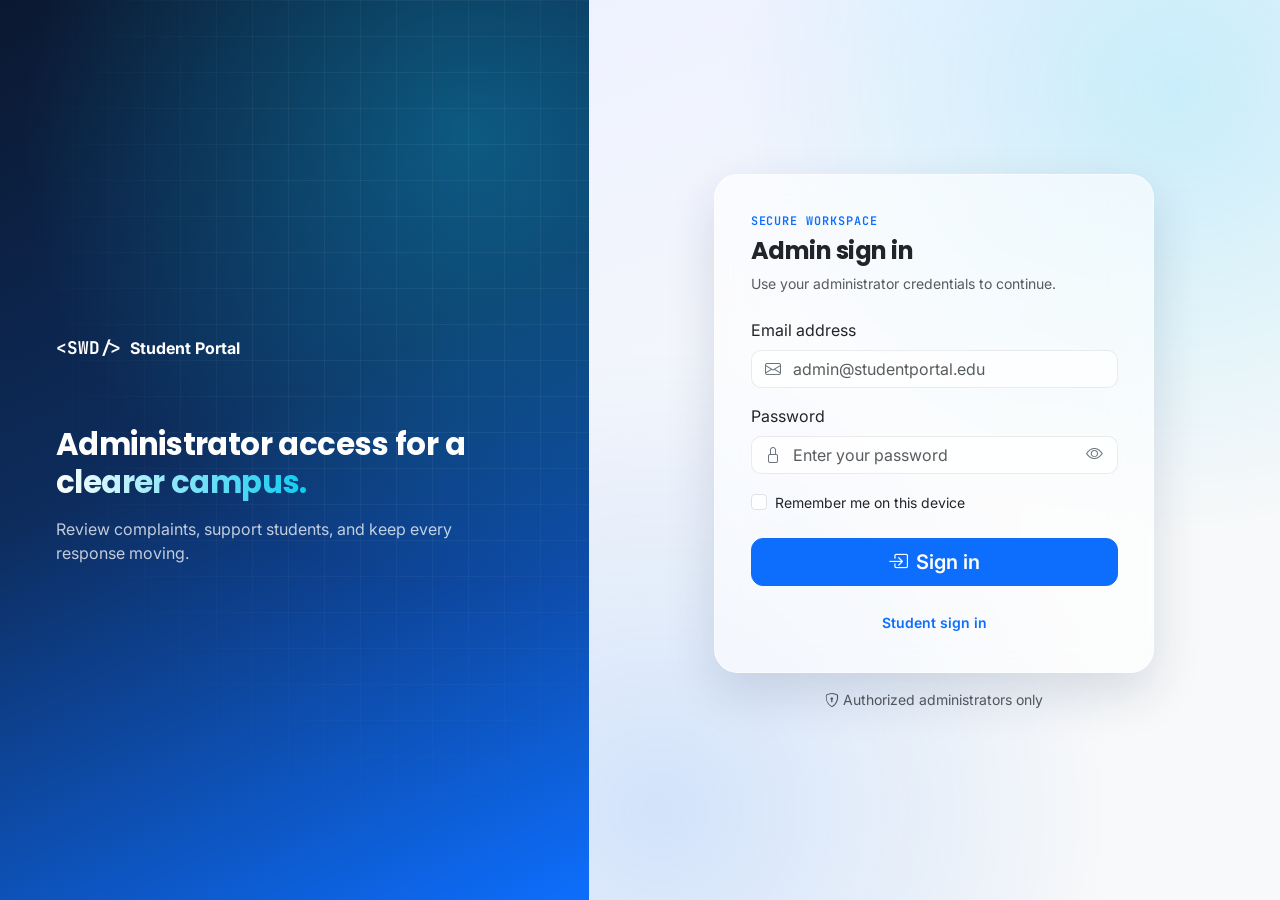
<file: admin-login.html>
<!DOCTYPE html>
<html lang="en">
<head>
  <meta charset="UTF-8" /><meta name="viewport" content="width=device-width, initial-scale=1.0" /><title>Admin Login | Student Complaint Management Portal</title>
  <link rel="preconnect" href="https://fonts.googleapis.com" /><link href="https://fonts.googleapis.com/css2?family=Inter:wght@400;500;600;700&family=Poppins:wght@500;600;700&family=JetBrains+Mono:wght@400;500;600&display=swap" rel="stylesheet" /><link href="https://cdn.jsdelivr.net/npm/bootstrap@5.3.3/dist/css/bootstrap.min.css" rel="stylesheet" /><link rel="stylesheet" href="https://cdn.jsdelivr.net/npm/bootstrap-icons@1.11.3/font/bootstrap-icons.css" /><link rel="stylesheet" href="/css/style.css" /><link rel="stylesheet" href="/css/login.css" />
</head>
<body class="login-body"><div class="login-split"><section class="login-banner"><div class="banner-overlay"></div><div class="banner-content"><div class="banner-logo"><span class="brand-mark">&lt;SWD<span class="brand-accent">/</span>&gt;</span><strong>Student Portal</strong></div><h1>Administrator access for a <span class="text-gradient-light">clearer campus.</span></h1><p>Review complaints, support students, and keep every response moving.</p></div></section><section class="login-form-side"><div class="login-card-wrap"><div class="glass-card"><div class="form-eyebrow">Secure workspace</div><h2>Admin sign in</h2><p class="text-muted small mb-4">Use your administrator credentials to continue.</p><form action="backend/login.php" method="post"><label class="form-label" for="adminEmail">Email address</label><div class="input-icon-group mb-3"><i class="bi bi-envelope"></i><input class="form-control" type="email" id="adminEmail" name="email" placeholder="admin@studentportal.edu" required /></div><label class="form-label" for="adminPassword">Password</label><div class="input-icon-group mb-3"><i class="bi bi-lock"></i><input class="form-control" type="password" id="adminPassword" name="password" placeholder="Enter your password" required /><button class="toggle-password" type="button" aria-label="Show password"><i class="bi bi-eye"></i></button></div><div class="form-check mb-4"><input class="form-check-input" type="checkbox" id="rememberAdmin" /><label class="form-check-label small" for="rememberAdmin">Remember me on this device</label></div><button class="btn btn-primary w-100 btn-lg login-submit" type="submit"><i class="bi bi-box-arrow-in-right"></i> Sign in</button></form><div class="text-center mt-4"><a href="login.html" class="small forgot-link">Student sign in</a></div></div><p class="text-center text-muted small mt-3"><i class="bi bi-shield-lock"></i> Authorized administrators only</p></div></section></div><script src="https://cdn.jsdelivr.net/npm/bootstrap@5.3.3/dist/js/bootstrap.bundle.min.js"></script><script src="/js/script-3.js"></script></body></html>
</file>
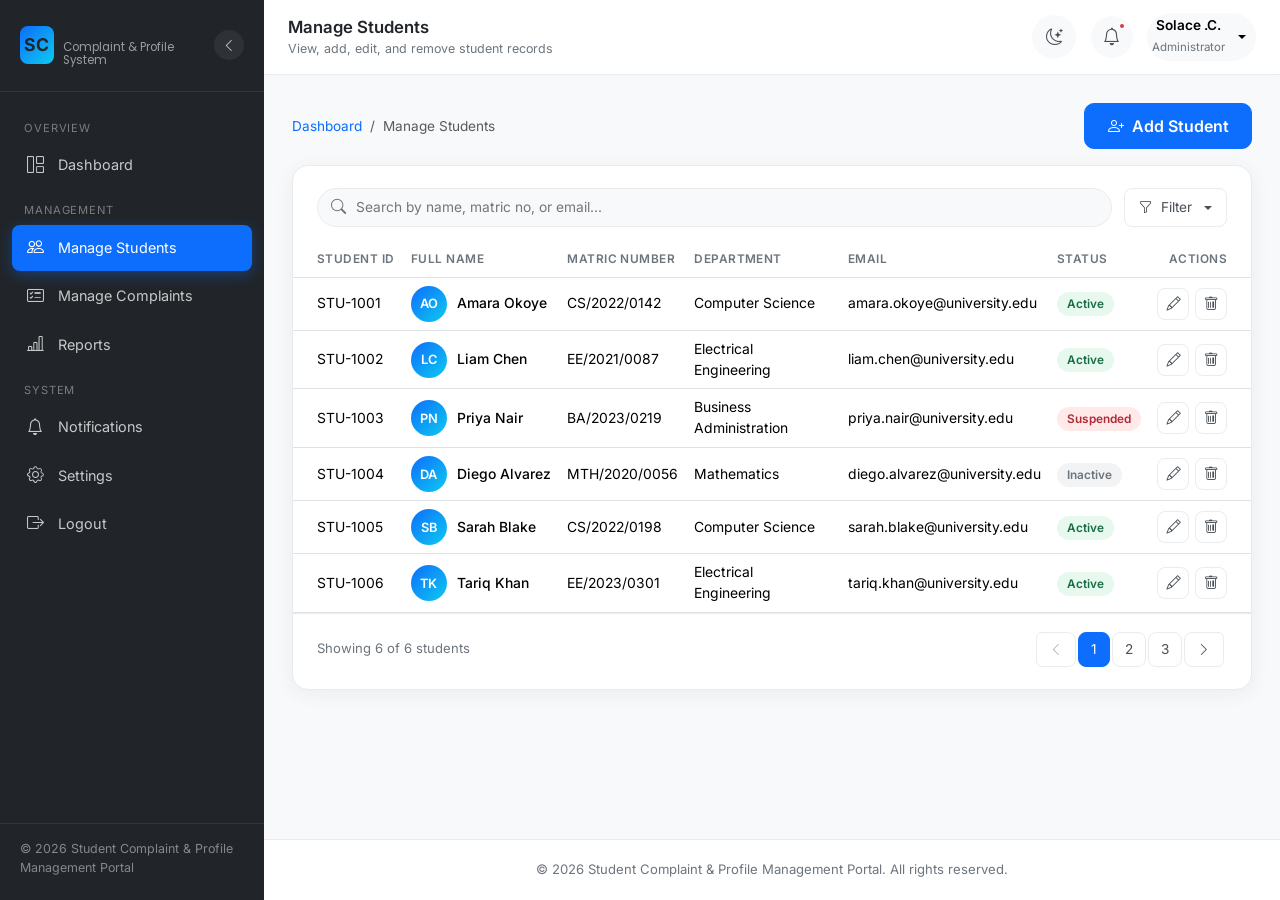
<file: manage-students.html>
<!DOCTYPE html>
<html lang="en">
<head>
  <meta charset="UTF-8" />
  <meta name="viewport" content="width=device-width, initial-scale=1.0" />
  <title>Manage Students | Student Complaint & Profile Management Portal</title>

  <!-- Fonts -->
  <link rel="preconnect" href="https://fonts.googleapis.com" />
  <link href="https://fonts.googleapis.com/css2?family=Inter:wght@400;500;600;700&family=Poppins:wght@500;600;700&display=swap" rel="stylesheet" />

  <!-- Bootstrap 5 -->
  <link href="https://cdn.jsdelivr.net/npm/bootstrap@5.3.3/dist/css/bootstrap.min.css" rel="stylesheet" />
  <!-- Bootstrap Icons -->
  <link rel="stylesheet" href="https://cdn.jsdelivr.net/npm/bootstrap-icons@1.11.3/font/bootstrap-icons.css" />

  <!-- Portal styles -->
  <link rel="stylesheet" href="/css/Manage-students.css" />
  <link rel="stylesheet" href="/css/responsive.css" />
  <link rel="stylesheet" href="/css/style.css">
</head>
<body>

  <!-- Loader
  <div class="page-loader" id="pageLoader">
    <div class="loader-ring"></div>
  </div> -->

  <!-- LOADER -->
<div id="loader">
  <div class="loader-inner">
    <span class="loader-bracket">&lt;</span>
    <span class="loader-dot"></span>
    <span class="loader-bracket">/&gt;</span>
  </div>
</div>

  <div class="app-shell">

    <!-- Sidebar overlay for mobile -->
    <div class="sidebar-overlay" id="sidebarOverlay"></div>

    <!-- Sidebar -->
    <aside class="sidebar" id="appSidebar">
      <div class="sidebar-brand">
        <div class="brand-mark">SC</div>
        <div class="brand-text">
          Admin Panel
          <small>Complaint & Profile System</small>
        </div>
        <button class="sidebar-collapse-btn d-none d-lg-flex" id="sidebarCollapseBtn" aria-label="Collapse sidebar">
          <i class="bi bi-chevron-left"></i>
        </button>
      </div>

      <nav class="sidebar-nav">
        <div class="nav-section-label">Overview</div>
        <a href="admin-dashboard.html" class="nav-link"><i class="bi bi-grid-1x2"></i> <span>Dashboard</span></a>

        <div class="nav-section-label">Management</div>
        <a href="manage-students.html" class="nav-link active"><i class="bi bi-people"></i> <span>Manage Students</span></a>
        <a href="manage-complaints.html" class="nav-link"><i class="bi bi-card-checklist"></i> <span>Manage Complaints</span></a>
        <a href="reports.html" class="nav-link"><i class="bi bi-bar-chart-line"></i> <span>Reports</span></a>

        <div class="nav-section-label">System</div>
        <a href="notifications.html" class="nav-link"><i class="bi bi-bell"></i> <span>Notifications</span></a>
        <a href="settings.html" class="nav-link"><i class="bi bi-gear"></i> <span>Settings</span></a>
        <a href="admin-login.html" class="nav-link"><i class="bi bi-box-arrow-right"></i> <span>Logout</span></a>
      </nav>

      <div class="sidebar-foot">
        &copy; 2026 Student Complaint & Profile Management Portal
      </div>
    </aside>

    <!-- Main area -->
    <div class="main-area">

      <!-- Topbar -->
      <header class="topbar">
        <button class="menu-toggle-btn" id="menuToggleBtn" aria-label="Toggle menu">
          <i class="bi bi-list"></i>
        </button>

        <div class="page-title">
          Manage Students
          <small>View, add, edit, and remove student records</small>
        </div>

        <div class="topbar-actions">
          <button class="theme-toggle" id="themeToggleBtn" aria-label="Toggle dark mode">
            <i class="bi bi-moon-stars"></i>
          </button>

          <button class="icon-btn" aria-label="Notifications">
            <i class="bi bi-bell"></i>
            <span class="badge-dot"></span>
          </button>

          <div class="dropdown">
            <button class="user-chip dropdown-toggle" type="button" data-bs-toggle="dropdown" aria-expanded="false">

              <span>
                <span class="chip-name d-block">Solace .C. </span>
                <span class="chip-role">Administrator</span>
              </span>
            </button>
            <ul class="dropdown-menu dropdown-menu-end shadow-sm">
              <li><a class="dropdown-item" href="settings.html"><i class="bi bi-person me-2"></i>My Profile</a></li>
              <li><a class="dropdown-item" href="settings.html"><i class="bi bi-gear me-2"></i>Settings</a></li>
              <li><hr class="dropdown-divider" /></li>
              <li><a class="dropdown-item text-danger" href="admin-login.html"><i class="bi bi-box-arrow-right me-2"></i>Log Out</a></li>
            </ul>
          </div>
        </div>
      </header>

      <!-- Content -->
      <main class="content-area">

        <!-- Breadcrumb + page action -->
        <div class="d-flex align-items-center justify-content-between flex-wrap gap-2 mb-3">
          <nav aria-label="breadcrumb">
            <ol class="breadcrumb mb-0" style="font-size: 0.85rem;">
              <li class="breadcrumb-item"><a href="admin-dashboard.html" class="text-decoration-none">Dashboard</a></li>
              <li class="breadcrumb-item active" aria-current="page">Manage Students</li>
            </ol>
          </nav>
          <button type="button" class="btn btn-primary" data-bs-toggle="modal" data-bs-target="#addStudentModal">
            <i class="bi bi-person-plus me-1"></i> Add Student
          </button>
        </div>

        <!-- Table card -->
        <div class="card reveal-on-scroll">

          <!-- Toolbar: search + filter -->
          <div class="table-toolbar">
            <div class="search-bar">
              <i class="bi bi-search"></i>
              <input type="text" id="studentSearchInput" placeholder="Search by name, matric no, or email..." />
            </div>

            <div class="dropdown">
              <button class="filter-btn dropdown-toggle" type="button" data-bs-toggle="dropdown" data-bs-auto-close="outside" aria-expanded="false">
                <i class="bi bi-funnel"></i> Filter
                <span class="filter-count" id="studentFilterCount" style="display:none;">0</span>
              </button>
              <div class="dropdown-menu filter-menu shadow-sm" id="studentFilterForm">
                <div class="mb-3">
                  <label class="form-label d-block">Department</label>
                  <div class="form-check">
                    <input class="form-check-input" type="checkbox" value="Computer Science" name="deptFilter" id="fDeptCS">
                    <label class="form-check-label" for="fDeptCS" style="font-size:0.85rem;">Computer Science</label>
                  </div>
                  <div class="form-check">
                    <input class="form-check-input" type="checkbox" value="Electrical Engineering" name="deptFilter" id="fDeptEE">
                    <label class="form-check-label" for="fDeptEE" style="font-size:0.85rem;">Electrical Engineering</label>
                  </div>
                  <div class="form-check">
                    <input class="form-check-input" type="checkbox" value="Business Administration" name="deptFilter" id="fDeptBA">
                    <label class="form-check-label" for="fDeptBA" style="font-size:0.85rem;">Business Administration</label>
                  </div>
                  <div class="form-check">
                    <input class="form-check-input" type="checkbox" value="Mathematics" name="deptFilter" id="fDeptMath">
                    <label class="form-check-label" for="fDeptMath" style="font-size:0.85rem;">Mathematics</label>
                  </div>
                </div>
                <div class="mb-2">
                  <label class="form-label d-block">Status</label>
                  <div class="form-check">
                    <input class="form-check-input" type="checkbox" value="Active" name="statusFilter" id="fStatusActive">
                    <label class="form-check-label" for="fStatusActive" style="font-size:0.85rem;">Active</label>
                  </div>
                  <div class="form-check">
                    <input class="form-check-input" type="checkbox" value="Inactive" name="statusFilter" id="fStatusInactive">
                    <label class="form-check-label" for="fStatusInactive" style="font-size:0.85rem;">Inactive</label>
                  </div>
                  <div class="form-check">
                    <input class="form-check-input" type="checkbox" value="Suspended" name="statusFilter" id="fStatusSuspended">
                    <label class="form-check-label" for="fStatusSuspended" style="font-size:0.85rem;">Suspended</label>
                  </div>
                </div>
                <button type="button" class="btn btn-sm btn-outline-secondary w-100" id="clearStudentFilters">Clear filters</button>
              </div>
            </div>
          </div>

          <!-- Table -->
          <div class="table-responsive">
            <table class="table table-clean align-middle mb-0" id="studentsTable">
              <thead>
                <tr>
                  <th class="ps-4">Student ID</th>
                  <th>Full Name</th>
                  <th>Matric Number</th>
                  <th>Department</th>
                  <th>Email</th>
                  <th>Status</th>
                  <th class="pe-4 text-end">Actions</th>
                </tr>
              </thead>
              <tbody>
                <tr data-department="Computer Science" data-status="Active">
                  <td class="ps-4">STU-1001</td>
                  <td>
                    <div class="student-cell">
                      <div class="avatar-initials">AO</div>
                      <div><div class="student-name">Amara Okoye</div></div>
                    </div>
                  </td>
                  <td>CS/2022/0142</td>
                  <td>Computer Science</td>
                  <td>amara.okoye@university.edu</td>
                  <td><span class="status-badge status-active">Active</span></td>
                  <td class="pe-4">
                    <div class="row-actions">
                      <button type="button" class="btn-icon btn-edit" title="Edit"><i class="bi bi-pencil"></i></button>
                      <button type="button" class="btn-icon btn-delete" title="Delete"><i class="bi bi-trash"></i></button>
                    </div>
                  </td>
                </tr>
                <tr data-department="Electrical Engineering" data-status="Active">
                  <td class="ps-4">STU-1002</td>
                  <td>
                    <div class="student-cell">
                      <div class="avatar-initials">LC</div>
                      <div><div class="student-name">Liam Chen</div></div>
                    </div>
                  </td>
                  <td>EE/2021/0087</td>
                  <td>Electrical Engineering</td>
                  <td>liam.chen@university.edu</td>
                  <td><span class="status-badge status-active">Active</span></td>
                  <td class="pe-4">
                    <div class="row-actions">
                      <button type="button" class="btn-icon btn-edit" title="Edit"><i class="bi bi-pencil"></i></button>
                      <button type="button" class="btn-icon btn-delete" title="Delete"><i class="bi bi-trash"></i></button>
                    </div>
                  </td>
                </tr>
                <tr data-department="Business Administration" data-status="Suspended">
                  <td class="ps-4">STU-1003</td>
                  <td>
                    <div class="student-cell">
                      <div class="avatar-initials">PN</div>
                      <div><div class="student-name">Priya Nair</div></div>
                    </div>
                  </td>
                  <td>BA/2023/0219</td>
                  <td>Business Administration</td>
                  <td>priya.nair@university.edu</td>
                  <td><span class="status-badge status-suspended">Suspended</span></td>
                  <td class="pe-4">
                    <div class="row-actions">
                      <button type="button" class="btn-icon btn-edit" title="Edit"><i class="bi bi-pencil"></i></button>
                      <button type="button" class="btn-icon btn-delete" title="Delete"><i class="bi bi-trash"></i></button>
                    </div>
                  </td>
                </tr>
                <tr data-department="Mathematics" data-status="Inactive">
                  <td class="ps-4">STU-1004</td>
                  <td>
                    <div class="student-cell">
                      <div class="avatar-initials">DA</div>
                      <div><div class="student-name">Diego Alvarez</div></div>
                    </div>
                  </td>
                  <td>MTH/2020/0056</td>
                  <td>Mathematics</td>
                  <td>diego.alvarez@university.edu</td>
                  <td><span class="status-badge status-inactive">Inactive</span></td>
                  <td class="pe-4">
                    <div class="row-actions">
                      <button type="button" class="btn-icon btn-edit" title="Edit"><i class="bi bi-pencil"></i></button>
                      <button type="button" class="btn-icon btn-delete" title="Delete"><i class="bi bi-trash"></i></button>
                    </div>
                  </td>
                </tr>
                <tr data-department="Computer Science" data-status="Active">
                  <td class="ps-4">STU-1005</td>
                  <td>
                    <div class="student-cell">
                      <div class="avatar-initials">SB</div>
                      <div><div class="student-name">Sarah Blake</div></div>
                    </div>
                  </td>
                  <td>CS/2022/0198</td>
                  <td>Computer Science</td>
                  <td>sarah.blake@university.edu</td>
                  <td><span class="status-badge status-active">Active</span></td>
                  <td class="pe-4">
                    <div class="row-actions">
                      <button type="button" class="btn-icon btn-edit" title="Edit"><i class="bi bi-pencil"></i></button>
                      <button type="button" class="btn-icon btn-delete" title="Delete"><i class="bi bi-trash"></i></button>
                    </div>
                  </td>
                </tr>
                <tr data-department="Electrical Engineering" data-status="Active">
                  <td class="ps-4">STU-1006</td>
                  <td>
                    <div class="student-cell">
                      <div class="avatar-initials">TK</div>
                      <div><div class="student-name">Tariq Khan</div></div>
                    </div>
                  </td>
                  <td>EE/2023/0301</td>
                  <td>Electrical Engineering</td>
                  <td>tariq.khan@university.edu</td>
                  <td><span class="status-badge status-active">Active</span></td>
                  <td class="pe-4">
                    <div class="row-actions">
                      <button type="button" class="btn-icon btn-edit" title="Edit"><i class="bi bi-pencil"></i></button>
                      <button type="button" class="btn-icon btn-delete" title="Delete"><i class="bi bi-trash"></i></button>
                    </div>
                  </td>
                </tr>
              </tbody>
            </table>
          </div>

          <!-- Table footer: result count + pagination -->
          <div class="table-footer">
            <div class="result-count" id="studentResultCount">Showing 6 of 6 students</div>
            <nav aria-label="Students pagination">
              <ul class="pagination mb-0" id="studentsPagination">
                <li class="page-item disabled">
                  <a class="page-link" href="#" data-page="prev" aria-label="Previous"><i class="bi bi-chevron-left"></i></a>
                </li>
                <li class="page-item active"><a class="page-link" href="#" data-page="1">1</a></li>
                <li class="page-item"><a class="page-link" href="#" data-page="2">2</a></li>
                <li class="page-item"><a class="page-link" href="#" data-page="3">3</a></li>
                <li class="page-item">
                  <a class="page-link" href="#" data-page="next" aria-label="Next"><i class="bi bi-chevron-right"></i></a>
                </li>
              </ul>
            </nav>
          </div>
        </div>

      </main>

      <!-- Footer -->
      <footer class="footer-note text-center">
        &copy; 2026 Student Complaint & Profile Management Portal. All rights reserved.
      </footer>
    </div>
  </div>

  <!-- ============== Add Student Modal ============== -->
  <div class="modal fade" id="addStudentModal" tabindex="-1" aria-hidden="true">
    <div class="modal-dialog modal-dialog-centered">
      <div class="modal-content">
        <form id="addStudentForm" novalidate>
          <div class="modal-header">
            <h5 class="modal-title"><i class="bi bi-person-plus me-2"></i>Add Student</h5>
            <button type="button" class="btn-close" data-bs-dismiss="modal" aria-label="Close"></button>
          </div>
          <div class="modal-body">
            <div class="mb-3">
              <label for="addStudentName" class="form-label">Full Name <span class="text-danger">*</span></label>
              <input type="text" class="form-control" id="addStudentName" required />
              <div class="invalid-feedback">Please enter the student's full name.</div>
            </div>
            <div class="mb-3">
              <label for="addStudentMatric" class="form-label">Matric Number <span class="text-danger">*</span></label>
              <input type="text" class="form-control" id="addStudentMatric" placeholder="e.g. CS/2024/0001" required />
              <div class="invalid-feedback">Please enter a matric number.</div>
            </div>
            <div class="mb-3">
              <label for="addStudentDept" class="form-label">Department <span class="text-danger">*</span></label>
              <select class="form-select" id="addStudentDept" required>
                <option value="" selected disabled>Select department</option>
                <option>Computer Science</option>
                <option>Electrical Engineering</option>
                <option>Business Administration</option>
                <option>Mathematics</option>
              </select>
              <div class="invalid-feedback">Please select a department.</div>
            </div>
            <div class="mb-1">
              <label for="addStudentEmail" class="form-label">Email <span class="text-danger">*</span></label>
              <input type="email" class="form-control" id="addStudentEmail" placeholder="student@university.edu" required />
              <div class="invalid-feedback">Please enter a valid email address.</div>
            </div>
          </div>
          <div class="modal-footer">
            <button type="button" class="btn btn-outline-secondary" data-bs-dismiss="modal">Cancel</button>
            <button type="submit" class="btn btn-primary"><i class="bi bi-check2 me-1"></i>Add Student</button>
          </div>
        </form>
      </div>
    </div>
  </div>

  <!-- ============== Edit Student Modal ============== -->
  <div class="modal fade" id="editStudentModal" tabindex="-1" aria-hidden="true">
    <div class="modal-dialog modal-dialog-centered">
      <div class="modal-content">
        <form id="editStudentForm" novalidate>
          <div class="modal-header">
            <h5 class="modal-title"><i class="bi bi-pencil-square me-2"></i>Edit Student</h5>
            <button type="button" class="btn-close" data-bs-dismiss="modal" aria-label="Close"></button>
          </div>
          <div class="modal-body">
            <div class="mb-3">
              <label class="form-label">Student ID</label>
              <input type="text" class="form-control" id="editStudentId" disabled />
            </div>
            <div class="mb-3">
              <label for="editStudentName" class="form-label">Full Name <span class="text-danger">*</span></label>
              <input type="text" class="form-control" id="editStudentName" required />
              <div class="invalid-feedback">Please enter the student's full name.</div>
            </div>
            <div class="mb-3">
              <label for="editStudentMatric" class="form-label">Matric Number <span class="text-danger">*</span></label>
              <input type="text" class="form-control" id="editStudentMatric" required />
              <div class="invalid-feedback">Please enter a matric number.</div>
            </div>
            <div class="mb-3">
              <label for="editStudentDept" class="form-label">Department <span class="text-danger">*</span></label>
              <select class="form-select" id="editStudentDept" required>
                <option>Computer Science</option>
                <option>Electrical Engineering</option>
                <option>Business Administration</option>
                <option>Mathematics</option>
              </select>
            </div>
            <div class="mb-3">
              <label for="editStudentEmail" class="form-label">Email <span class="text-danger">*</span></label>
              <input type="email" class="form-control" id="editStudentEmail" required />
              <div class="invalid-feedback">Please enter a valid email address.</div>
            </div>
            <div class="mb-1">
              <label for="editStudentStatus" class="form-label">Status</label>
              <select class="form-select" id="editStudentStatus">
                <option>Active</option>
                <option>Inactive</option>
                <option>Suspended</option>
              </select>
            </div>
          </div>
          <div class="modal-footer">
            <button type="button" class="btn btn-outline-secondary" data-bs-dismiss="modal">Cancel</button>
            <button type="submit" class="btn btn-primary"><i class="bi bi-check2 me-1"></i>Save Changes</button>
          </div>
        </form>
      </div>
    </div>
  </div>

  <!-- ============== Delete Confirmation Modal ============== -->
  <div class="modal fade" id="deleteStudentModal" tabindex="-1" aria-hidden="true">
    <div class="modal-dialog modal-dialog-centered">
      <div class="modal-content">
        <div class="modal-body text-center pt-4">
          <div class="delete-modal-icon"><i class="bi bi-exclamation-triangle"></i></div>
          <h5 class="fw-semibold mb-2">Delete this student?</h5>
          <p class="text-muted mb-0">
            You're about to remove <strong id="deleteStudentName">this student</strong> from the system.
            This action cannot be undone.
          </p>
        </div>
        <div class="modal-footer justify-content-center border-top-0 pb-4">
          <button type="button" class="btn btn-outline-secondary" data-bs-dismiss="modal">Cancel</button>
          <button type="button" class="btn btn-danger" id="confirmDeleteStudentBtn"><i class="bi bi-trash me-1"></i>Delete Student</button>
        </div>
      </div>
    </div>
  </div>

  <!-- Bootstrap JS -->
  <script src="https://cdn.jsdelivr.net/npm/bootstrap@5.3.3/dist/js/bootstrap.bundle.min.js"></script>
  <!-- Portal script -->
  <script src="/js/manage-students.js"></script>
  <script src="/js/script-3.js"></script>
  <script src="/js/script.js"></script>
  <script src="/js/complaint-history.js"></script>
</body>
</html>
</file>
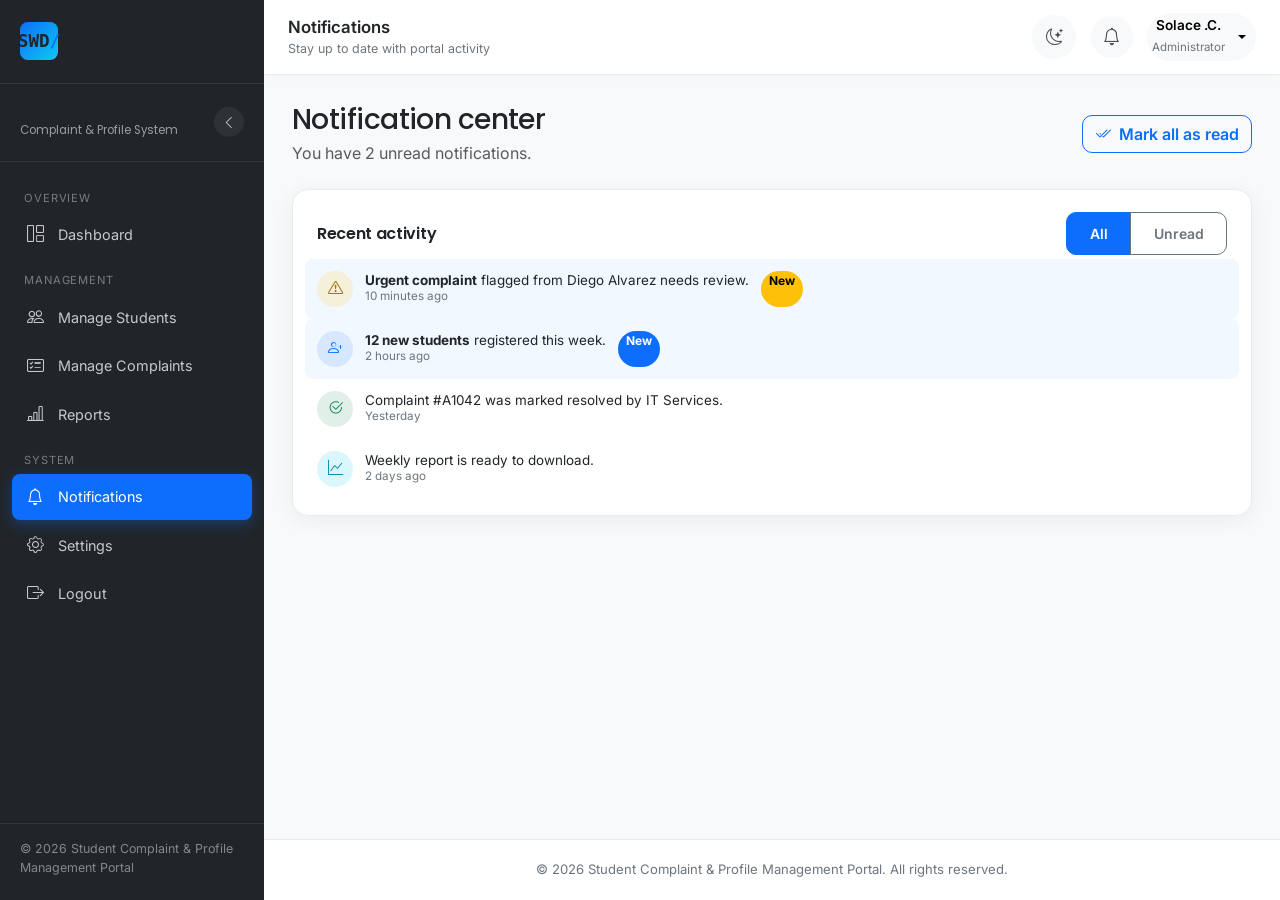
<file: notifications.html>
<!DOCTYPE html>
<html lang="en">
<head>
  <meta charset="UTF-8" /><meta name="viewport" content="width=device-width, initial-scale=1.0" />
  <title>Notifications | Student Complaint Management Portal</title>
  <link rel="preconnect" href="https://fonts.googleapis.com" /><link href="https://fonts.googleapis.com/css2?family=Inter:wght@400;500;600;700&family=Poppins:wght@500;600;700&display=swap" rel="stylesheet" />
  <link href="https://cdn.jsdelivr.net/npm/bootstrap@5.3.3/dist/css/bootstrap.min.css" rel="stylesheet" /><link rel="stylesheet" href="https://cdn.jsdelivr.net/npm/bootstrap-icons@1.11.3/font/bootstrap-icons.css" />
  <link rel="stylesheet" href="/css/Admin-dashboard.css" /><link rel="stylesheet" href="/css/responsive-1.css" /><link rel="stylesheet" href="/css/style.css" />
</head>
<body>
  <div id="loader"><div class="loader-inner"><span class="loader-bracket">&lt;</span><span class="loader-dot"></span><span class="loader-bracket">/&gt;</span></div></div>
  <div class="app-shell"><div class="sidebar-overlay" id="sidebarOverlay"></div><aside class="sidebar" id="appSidebar">
    <div class="sidebar-brand"><a href="dashboard.php" class="navbar-brand"><span class="brand-mark">&lt;SWD<span class="brand-accent">/</span>&gt;</span><span class="brand-text">Student Portal</span></a><button class="sidebar-close d-lg-none" id="sidebarClose"><i class="bi bi-x-lg"></i></button></div><div class="sidebar-brand"><div class="brand-text">Admin Panel<small>Complaint &amp; Profile System</small></div><button class="sidebar-collapse-btn d-none d-lg-flex" id="sidebarCollapseBtn" aria-label="Collapse sidebar"><i class="bi bi-chevron-left"></i></button></div>
    <nav class="sidebar-nav"><div class="nav-section-label">Overview</div><a href="admin-dashboard.html" class="nav-link"><i class="bi bi-grid-1x2"></i> <span>Dashboard</span></a><div class="nav-section-label">Management</div><a href="manage-students.html" class="nav-link"><i class="bi bi-people"></i> <span>Manage Students</span></a><a href="manage-complaints.html" class="nav-link"><i class="bi bi-card-checklist"></i> <span>Manage Complaints</span></a><a href="reports.html" class="nav-link"><i class="bi bi-bar-chart-line"></i> <span>Reports</span></a><div class="nav-section-label">System</div><a href="notifications.html" class="nav-link active"><i class="bi bi-bell"></i> <span>Notifications</span></a><a href="settings.html" class="nav-link"><i class="bi bi-gear"></i> <span>Settings</span></a><a href="admin-login.html" class="nav-link"><i class="bi bi-box-arrow-right"></i> <span>Logout</span></a></nav><div class="sidebar-foot">&copy; 2026 Student Complaint &amp; Profile Management Portal</div>
  </aside><div class="main-area"><header class="topbar"><button class="menu-toggle-btn" id="menuToggleBtn" aria-label="Toggle menu"><i class="bi bi-list"></i></button><div class="page-title d-none d-md-block">Notifications<small>Stay up to date with portal activity</small></div><div class="topbar-actions"><button class="theme-toggle" id="themeToggleBtn" aria-label="Toggle dark mode"><i class="bi bi-moon-stars"></i></button><button class="icon-btn" aria-label="Notifications"><i class="bi bi-bell"></i></button><div class="dropdown"><button class="user-chip dropdown-toggle" type="button" data-bs-toggle="dropdown"><span><span class="chip-name d-block">Solace .C.</span><span class="chip-role">Administrator</span></span></button><ul class="dropdown-menu dropdown-menu-end"><li><a class="dropdown-item" href="settings.html">My Profile</a></li><li><a class="dropdown-item text-danger" href="admin-login.html">Log Out</a></li></ul></div></div></header>
    <main class="content-area"><div class="d-flex flex-wrap justify-content-between align-items-center gap-3 mb-4"><div><h1 class="h3 mb-1">Notification center</h1><p class="text-muted mb-0">You have 2 unread notifications.</p></div><button class="btn btn-outline-primary"><i class="bi bi-check2-all me-2"></i>Mark all as read</button></div><div class="card"><div class="section-card-header"><h6>Recent activity</h6><div class="btn-group btn-group-sm"><button class="btn btn-primary">All</button><button class="btn btn-outline-secondary">Unread</button></div></div><ul class="notif-list"><li class="notif-item unread"><div class="notif-icon icon-bg-warning"><i class="bi bi-exclamation-triangle"></i></div><div class="notif-text"><strong>Urgent complaint</strong> flagged from Diego Alvarez needs review.<div class="notif-time">10 minutes ago</div></div><span class="badge rounded-pill text-bg-warning">New</span></li><li class="notif-item unread"><div class="notif-icon icon-bg-primary"><i class="bi bi-person-plus"></i></div><div class="notif-text"><strong>12 new students</strong> registered this week.<div class="notif-time">2 hours ago</div></div><span class="badge rounded-pill text-bg-primary">New</span></li><li class="notif-item"><div class="notif-icon icon-bg-success"><i class="bi bi-check2-circle"></i></div><div class="notif-text">Complaint #A1042 was marked resolved by IT Services.<div class="notif-time">Yesterday</div></div></li><li class="notif-item"><div class="notif-icon icon-bg-info"><i class="bi bi-graph-up"></i></div><div class="notif-text">Weekly report is ready to download.<div class="notif-time">2 days ago</div></div></li></ul></div></main><footer class="footer-note text-center">&copy; 2026 Student Complaint &amp; Profile Management Portal. All rights reserved.</footer>
  </div></div><script src="https://cdn.jsdelivr.net/npm/bootstrap@5.3.3/dist/js/bootstrap.bundle.min.js"></script><script src="/js/script-3.js"></script>
</body>
</html>
</file>
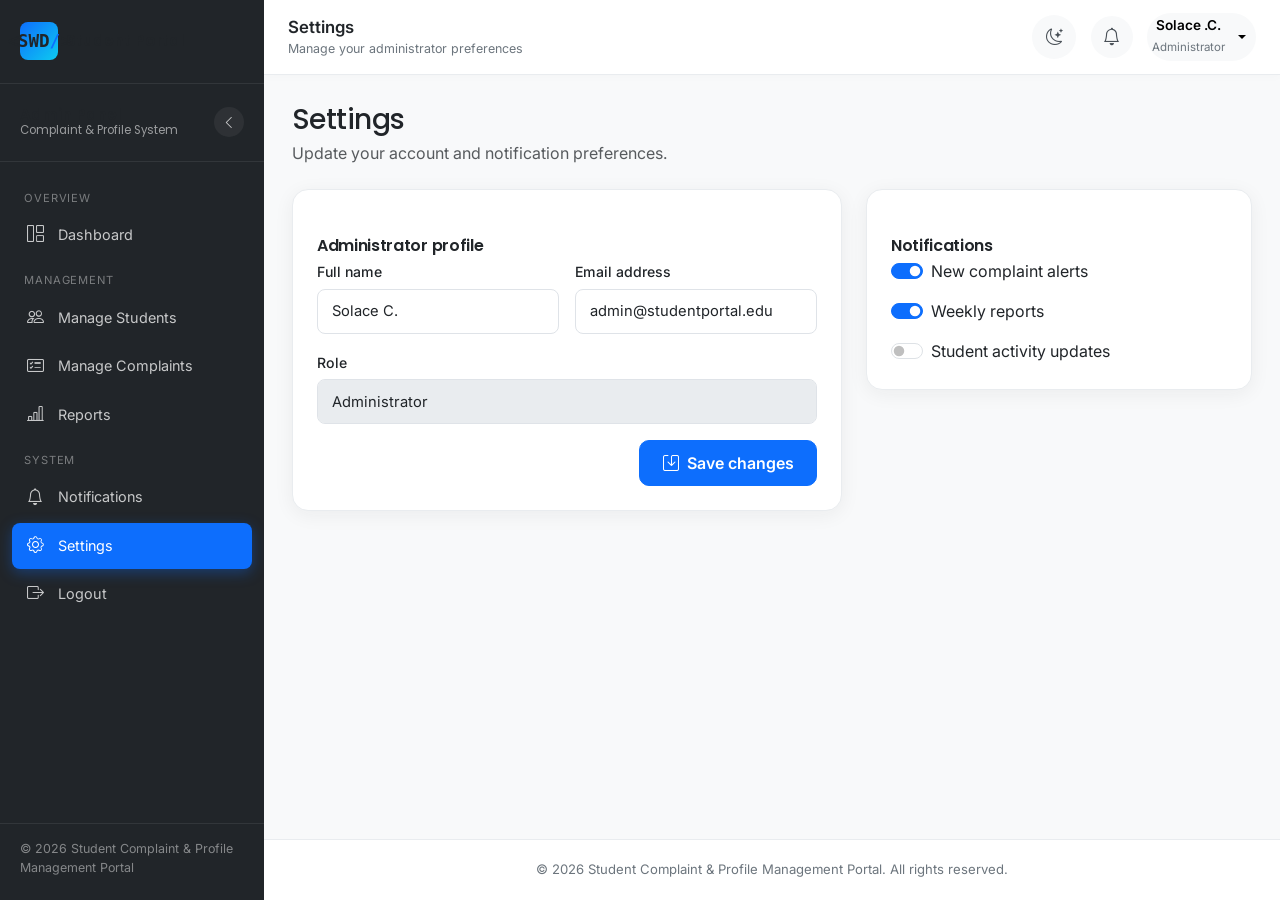
<file: settings.html>
<!DOCTYPE html>
<html lang="en">
<head>
  <meta charset="UTF-8" /><meta name="viewport" content="width=device-width, initial-scale=1.0" /><title>Settings | Student Complaint Management Portal</title>
  <link rel="preconnect" href="https://fonts.googleapis.com" /><link href="https://fonts.googleapis.com/css2?family=Inter:wght@400;500;600;700&family=Poppins:wght@500;600;700&display=swap" rel="stylesheet" /><link href="https://cdn.jsdelivr.net/npm/bootstrap@5.3.3/dist/css/bootstrap.min.css" rel="stylesheet" /><link rel="stylesheet" href="https://cdn.jsdelivr.net/npm/bootstrap-icons@1.11.3/font/bootstrap-icons.css" /><link rel="stylesheet" href="/css/Admin-dashboard.css" /><link rel="stylesheet" href="/css/responsive-1.css" /><link rel="stylesheet" href="/css/style.css" />
</head>
<body><div id="loader"><div class="loader-inner"><span class="loader-bracket">&lt;</span><span class="loader-dot"></span><span class="loader-bracket">/&gt;</span></div></div><div class="app-shell"><div class="sidebar-overlay" id="sidebarOverlay"></div><aside class="sidebar" id="appSidebar"><div class="sidebar-brand"><a href="dashboard.php" class="navbar-brand"><span class="brand-mark">&lt;SWD<span class="brand-accent">/</span>&gt;</span><span class="brand-text">Student Portal</span></a><button class="sidebar-close d-lg-none" id="sidebarClose"><i class="bi bi-x-lg"></i></button></div><div class="sidebar-brand"><div class="brand-text">Admin Panel<small>Complaint &amp; Profile System</small></div><button class="sidebar-collapse-btn d-none d-lg-flex" id="sidebarCollapseBtn" aria-label="Collapse sidebar"><i class="bi bi-chevron-left"></i></button></div><nav class="sidebar-nav"><div class="nav-section-label">Overview</div><a href="admin-dashboard.html" class="nav-link"><i class="bi bi-grid-1x2"></i> <span>Dashboard</span></a><div class="nav-section-label">Management</div><a href="manage-students.html" class="nav-link"><i class="bi bi-people"></i> <span>Manage Students</span></a><a href="manage-complaints.html" class="nav-link"><i class="bi bi-card-checklist"></i> <span>Manage Complaints</span></a><a href="reports.html" class="nav-link"><i class="bi bi-bar-chart-line"></i> <span>Reports</span></a><div class="nav-section-label">System</div><a href="notifications.html" class="nav-link"><i class="bi bi-bell"></i> <span>Notifications</span></a><a href="settings.html" class="nav-link active"><i class="bi bi-gear"></i> <span>Settings</span></a><a href="admin-login.html" class="nav-link"><i class="bi bi-box-arrow-right"></i> <span>Logout</span></a></nav><div class="sidebar-foot">&copy; 2026 Student Complaint &amp; Profile Management Portal</div></aside><div class="main-area"><header class="topbar"><button class="menu-toggle-btn" id="menuToggleBtn" aria-label="Toggle menu"><i class="bi bi-list"></i></button><div class="page-title d-none d-md-block">Settings<small>Manage your administrator preferences</small></div><div class="topbar-actions"><button class="theme-toggle" id="themeToggleBtn" aria-label="Toggle dark mode"><i class="bi bi-moon-stars"></i></button><button class="icon-btn" aria-label="Notifications"><i class="bi bi-bell"></i></button><div class="dropdown"><button class="user-chip dropdown-toggle" type="button" data-bs-toggle="dropdown"><span><span class="chip-name d-block">Solace .C.</span><span class="chip-role">Administrator</span></span></button><ul class="dropdown-menu dropdown-menu-end"><li><a class="dropdown-item text-danger" href="admin-login.html">Log Out</a></li></ul></div></div></header><main class="content-area"><div class="mb-4"><h1 class="h3 mb-1">Settings</h1><p class="text-muted mb-0">Update your account and notification preferences.</p></div><div class="row g-4"><div class="col-xl-7"><div class="card p-4"><div class="section-card-header px-0"><h6>Administrator profile</h6></div><form><div class="row g-3"><div class="col-md-6"><label class="form-label" for="fullName">Full name</label><input class="form-control" id="fullName" value="Solace C." /></div><div class="col-md-6"><label class="form-label" for="email">Email address</label><input type="email" class="form-control" id="email" value="admin@studentportal.edu" /></div><div class="col-12"><label class="form-label" for="role">Role</label><input class="form-control" id="role" value="Administrator" disabled /></div><div class="col-12 d-flex justify-content-end"><button class="btn btn-primary" type="submit"><i class="bi bi-save me-2"></i>Save changes</button></div></div></form></div></div><div class="col-xl-5"><div class="card p-4"><div class="section-card-header px-0"><h6>Notifications</h6></div><div class="form-check form-switch mb-3"><input class="form-check-input" type="checkbox" id="newComplaint" checked /><label class="form-check-label" for="newComplaint">New complaint alerts</label></div><div class="form-check form-switch mb-3"><input class="form-check-input" type="checkbox" id="weeklyReport" checked /><label class="form-check-label" for="weeklyReport">Weekly reports</label></div><div class="form-check form-switch"><input class="form-check-input" type="checkbox" id="studentUpdates" /><label class="form-check-label" for="studentUpdates">Student activity updates</label></div></div></div></div></main><footer class="footer-note text-center">&copy; 2026 Student Complaint &amp; Profile Management Portal. All rights reserved.</footer></div></div><script src="https://cdn.jsdelivr.net/npm/bootstrap@5.3.3/dist/js/bootstrap.bundle.min.js"></script><script src="/js/script-3.js"></script></body></html>
</file>
<file: css/style.css>
/*STUDENT PORTAL — MAIN STYLESHEET*/
:root{
  --primary:#0d6efd;
  --primary-dark:#0b5ed7;
  --dark:#212529;
  --bg:#f8f9fa;
  --card:#ffffff;
  --accent:#0dcaf0;
  --text-muted:#6c757d;
  --radius:16px;
  --shadow-sm:0 4px 14px rgba(33,37,41,0.06);
  --shadow-md:0 10px 30px rgba(33,37,41,0.10);
  --font-display:'Poppins', sans-serif;
  --font-body:'Inter', sans-serif;
  --font-mono:'JetBrains Mono', monospace;
}

*{ scroll-behavior:smooth; }

body{
  font-family: var(--font-body);
  background: var(--bg);
  color: var(--dark);
  overflow-x:hidden;
}

h1,h2,h3,h4,h5,h6{
  font-family: var(--font-display);
  font-weight:700;
  letter-spacing:-0.02em;
}

a{ text-decoration:none; }

/* ===== LOADER ===== */
#loader{
  position:fixed; inset:0; z-index:9999;
  background:var(--dark);
  display:flex; align-items:center; justify-content:center;
  transition: opacity .5s ease, visibility .5s ease;
}
#loader.loaded{ opacity:0; visibility:hidden; }
.loader-inner{
  font-family: var(--font-mono);
  font-size:2rem; font-weight:600; color:#fff;
  display:flex; align-items:center; gap:.5rem;
}
.loader-bracket{ color: var(--accent); }
.loader-dot{
  width:10px; height:10px; border-radius:50%;
  background: var(--primary);
  animation: pulse 1s ease-in-out infinite;
}
@keyframes pulse{
  0%,100%{ transform:scale(1); opacity:1; }
  50%{ transform:scale(1.6); opacity:.4; }
}

/* ===== NAVBAR ===== */
.main-navbar{
  background:rgba(255,255,255,0.92);
  backdrop-filter: blur(10px);
  box-shadow: var(--shadow-sm);
  padding:.75rem 0;
  transition: padding .3s ease, box-shadow .3s ease;
  z-index:1030;
}
.main-navbar.scrolled{ padding:.4rem 0; box-shadow: var(--shadow-md); }
.navbar-brand{ display:flex; align-items:center; gap:.5rem; font-family:var(--font-mono); }
.brand-mark{ font-weight:700; color:var(--dark); font-size:1.1rem; }
.brand-accent{ color:var(--primary); }
.brand-text{ font-family:var(--font-display); font-weight:600; color:var(--dark); font-size:1rem; }

.navbar-nav .nav-link{
  font-weight:500; color:var(--dark); padding:.5rem 1rem; position:relative;
}
.navbar-nav .nav-link::after{
  content:""; position:absolute; left:1rem; right:1rem; bottom:.2rem; height:2px;
  background:var(--primary); transform:scaleX(0); transform-origin:left;
  transition:transform .25s ease;
}
.navbar-nav .nav-link:hover::after,
.navbar-nav .nav-link.active::after{ transform:scaleX(1); }
.navbar-nav .nav-link.active{ color:var(--primary); }

.navbar-toggler{ border:none; font-size:1.5rem; color:var(--dark); }
.navbar-toggler:focus{ box-shadow:none; }

/* ===== HERO ===== */
.hero-section{
  position:relative;
  padding:7rem 0 6rem;
  background: linear-gradient(180deg, #f4f8ff 0%, var(--bg) 100%);
  overflow:hidden;
}
.hero-bg-grid{
  position:absolute; inset:0;
  background-image:
    linear-gradient(rgba(13,110,253,0.05) 1px, transparent 1px),
    linear-gradient(90deg, rgba(13,110,253,0.05) 1px, transparent 1px);
  background-size:40px 40px;
  mask-image: radial-gradient(ellipse 60% 60% at 50% 30%, #000 40%, transparent 100%);
}
.eyebrow{
  display:inline-flex; align-items:center; gap:.5rem;
  font-family:var(--font-mono); font-size:.78rem; font-weight:600;
  text-transform:uppercase; letter-spacing:.08em;
  color:var(--primary); background:rgba(13,110,253,0.08);
  padding:.4rem .9rem; border-radius:30px; margin-bottom:1.25rem;
}
.eyebrow-dot{ width:6px; height:6px; border-radius:50%; background:var(--accent); animation:pulse 1.4s ease-in-out infinite; }

.hero-heading{
  font-size:clamp(2.1rem, 4.2vw, 3.4rem);
  line-height:1.12;
  margin-bottom:1.25rem;
}
.text-gradient{
  background: linear-gradient(90deg, var(--primary), var(--accent));
  -webkit-background-clip:text;
  background-clip:text;
  color:transparent;
}
.hero-subtext{ font-size:1.08rem; color:var(--text-muted); max-width:520px; margin-bottom:2rem; }

.avatar-stack{ display:flex; }
.avatar-stack span{
  width:34px; height:34px; border-radius:50%;
  border:3px solid var(--bg);
  background: linear-gradient(135deg, var(--primary), var(--accent));
  margin-left:-10px;
}
.avatar-stack span:first-child{ margin-left:0; }

/* code window */
.code-window{
  background:#1a1d23; border-radius:var(--radius);
  box-shadow: var(--shadow-md);
  overflow:hidden;
  transform: rotate(-1deg);
  transition: transform .4s ease;
}
.code-window:hover{ transform:rotate(0deg); }
.code-window-bar{
  display:flex; align-items:center; gap:.4rem;
  padding:.7rem 1rem; background:#22262e; border-bottom:1px solid #2c313a;
}
.dot{ width:11px; height:11px; border-radius:50%; }
.dot-red{ background:#ff5f56; } .dot-yellow{ background:#ffbd2e; } .dot-green{ background:#27c93f; }
.code-window-title{ font-family:var(--font-mono); font-size:.78rem; color:#8b929e; margin-left:.6rem; }
.code-window-body{ padding:1.5rem; }
.code-window-body pre{ margin:0; }
.code-window-body code{
  font-family:var(--font-mono); font-size:.86rem; line-height:1.9; color:#d7dce2; white-space:pre-wrap;
}
.c-muted{ color:#6b7280; }
.c-key{ color:#7dd3fc; }
.c-str{ color:#a7f3d0; }
.c-ok{ color:#34d399; }
.c-comment{ color:#6b7280; font-style:italic; }
.c-line{ display:block; margin:.15rem 0; color:#d7dce2; }
.cursor-blink{ color:var(--accent); animation:pulse 1s steps(1) infinite; }

.badge-pill{
  display:inline-block; font-size:.72rem; font-weight:600; padding:.1rem .5rem;
  border-radius:20px; margin-right:.5rem; font-family:var(--font-mono);
}
.badge-open{ background:rgba(13,110,253,0.18); color:#7dd3fc; }
.badge-progress{ background:rgba(255,193,7,0.18); color:#fde68a; }
.badge-resolved{ background:rgba(13,202,240,0.18); color:#67e8f9; }

/* ===== SECTION HEADING ===== */
.section-heading{ max-width:620px; margin:0 auto 1rem; }
.section-eyebrow{
  font-family:var(--font-mono); font-size:.78rem; font-weight:600;
  text-transform:uppercase; letter-spacing:.08em; color:var(--primary);
}
.section-heading h2{ margin:.6rem 0 .5rem; font-size:clamp(1.6rem, 3vw, 2.2rem); }

/* ===== FEATURES ===== */
.feature-card{
  background:var(--card); border-radius:var(--radius); padding:2rem 1.6rem;
  box-shadow: var(--shadow-sm); height:100%;
  transition: transform .3s ease, box-shadow .3s ease;
  border:1px solid rgba(0,0,0,0.04);
}
.feature-card:hover{ transform:translateY(-6px); box-shadow:var(--shadow-md); }
.feature-icon{
  width:54px; height:54px; border-radius:14px;
  background: linear-gradient(135deg, var(--primary), var(--accent));
  color:#fff; display:flex; align-items:center; justify-content:center;
  font-size:1.4rem; margin-bottom:1.1rem;
}
.feature-card h5{ margin-bottom:.5rem; }
.feature-card p{ color:var(--text-muted); margin-bottom:0; font-size:.94rem; }

/* ===== ABOUT ===== */
.about-section{ background:var(--card); }
.about-visual{
  background: linear-gradient(160deg, #eef5ff, #f8fdff);
  border-radius:var(--radius); padding:2rem; position:relative; min-height:340px;
  display:flex; flex-direction:column; justify-content:space-between;
  box-shadow: var(--shadow-sm);
}
.about-card-stat{
  background:#fff; border-radius:14px; padding:1rem 1.3rem;
  display:flex; align-items:center; gap:1rem; box-shadow:var(--shadow-sm);
  align-self:flex-start;
}
.about-card-stat i{ font-size:1.6rem; color:var(--primary); }
.about-card-stat strong{ display:block; font-size:1.3rem; font-family:var(--font-display); }
.about-card-stat span{ font-size:.82rem; color:var(--text-muted); }
.about-visual-grid{ display:flex; gap:1.2rem; justify-content:center; margin-top:1.5rem; }
.about-visual-grid i{
  font-size:1.8rem; color:var(--primary); background:#fff; width:64px; height:64px;
  display:flex; align-items:center; justify-content:center; border-radius:50%;
  box-shadow:var(--shadow-sm);
}
.about-list{ list-style:none; padding:0; margin-top:1.2rem; }
.about-list li{ margin-bottom:.7rem; color:var(--dark); }
.about-list i{ color:var(--accent); margin-right:.6rem; }

/* ===== STATS ===== */
.stats-section{ background: var(--dark); color:#fff; }
.stat-box h3.counter{
  font-size:clamp(2rem, 4vw, 2.6rem); font-family:var(--font-mono);
  color:var(--accent); margin-bottom:.2rem;
}
.stat-box p{ color:#adb5bd; margin:0; text-transform:uppercase; font-size:.78rem; letter-spacing:.06em; }

/* ===== HOW IT WORKS ===== */
.how-card{
  background:var(--card); border-radius:var(--radius); padding:2.2rem 1.6rem;
  box-shadow: var(--shadow-sm); text-align:center; height:100%; position:relative;
  transition: transform .3s ease;
}
.how-card:hover{ transform:translateY(-6px); }
.how-commit{
  position:absolute; top:1rem; right:1.2rem; font-family:var(--font-mono);
  font-size:.7rem; color:var(--text-muted); background:#f1f3f5; padding:.15rem .5rem; border-radius:6px;
}
.how-icon{
  width:60px; height:60px; border-radius:50%; margin:0 auto 1.1rem;
  background: rgba(13,110,253,0.08); color:var(--primary);
  display:flex; align-items:center; justify-content:center; font-size:1.5rem;
}
.how-card p{ color:var(--text-muted); font-size:.93rem; }

/* ===== TESTIMONIALS ===== */
.testimonials-section{ background:var(--card); }
.testimonial-card{
  background:var(--bg); border-radius:var(--radius); padding:2rem 1.6rem; height:100%;
  box-shadow: var(--shadow-sm); position:relative;
}
.quote-icon{ font-size:1.8rem; color:var(--primary); opacity:.3; }
.testimonial-card p{ margin:.8rem 0 1.4rem; font-style:italic; color:var(--dark); }
.testimonial-author{ display:flex; align-items:center; gap:.8rem; }
.avatar-circle{
  width:42px; height:42px; border-radius:50%; background: linear-gradient(135deg, var(--primary), var(--accent));
  color:#fff; display:flex; align-items:center; justify-content:center; font-weight:600; font-size:.85rem;
}
.testimonial-author strong{ display:block; font-size:.92rem; }
.testimonial-author span{ font-size:.78rem; color:var(--text-muted); }

/* ===== FAQ ===== */
.accordion-button{ font-weight:600; }
.accordion-button:not(.collapsed){ color:var(--primary); background:rgba(13,110,253,0.06); }
.accordion-button:focus{ box-shadow:none; border-color:rgba(13,110,253,0.2); }
.accordion-item{ border:none; margin-bottom:.8rem; border-radius:12px !important; overflow:hidden; box-shadow:var(--shadow-sm); }

/* ===== CONTACT ===== */
.contact-form{ background:var(--card); padding:2rem; border-radius:var(--radius); box-shadow:var(--shadow-sm); }
.contact-form .form-control{
  border-radius:10px; border:1px solid #dee2e6; padding:.65rem .9rem;
}
.contact-form .form-control:focus{ border-color:var(--primary); box-shadow:0 0 0 .2rem rgba(13,110,253,0.12); }
.map-placeholder{
  background: linear-gradient(135deg, #e9ecef, #f1f3f5);
  border-radius:var(--radius); height:200px; display:flex; flex-direction:column;
  align-items:center; justify-content:center; color:var(--text-muted); gap:.5rem; margin-bottom:1.5rem;
}
.map-placeholder i{ font-size:1.8rem; color:var(--primary); }
.contact-info-row{ display:flex; flex-wrap:wrap; gap:1.5rem; margin-bottom:1rem; font-weight:500; }
.contact-info-row i{ color:var(--primary); margin-right:.4rem; }
.social-icons a{
  width:38px; height:38px; border-radius:50%; background:rgba(13,110,253,0.08);
  color:var(--primary); display:inline-flex; align-items:center; justify-content:center; margin-right:.5rem;
  transition: background .2s ease, color .2s ease;
}
.social-icons a:hover{ background:var(--primary); color:#fff; }

/* ===== FOOTER ===== */
.site-footer{ background:var(--dark); color:#ced4da; }
.site-footer h6{ color:#fff; margin-bottom:1rem; font-size:.92rem; text-transform:uppercase; letter-spacing:.05em; }
.footer-links{ list-style:none; padding:0; }
.footer-links li{ margin-bottom:.6rem; font-size:.9rem; }
.footer-links a{ color:#adb5bd; transition:color .2s ease; }
.footer-links a:hover{ color:var(--accent); }
.footer-divider{ border-color:rgba(255,255,255,0.1); margin:2rem 0 1.5rem; }
.site-footer .social-icons a{ background:rgba(255,255,255,0.08); color:#fff; }
.site-footer .social-icons a:hover{ background:var(--primary); }

/* ===== SCROLL REVEAL ===== */
.reveal{ opacity:0; transform:translateY(28px); transition: opacity .6s ease, transform .6s ease; }
.reveal.in-view{ opacity:1; transform:translateY(0); }

/* ===== BUTTONS ===== */
.btn-primary{ background:var(--primary); border-color:var(--primary); }
.btn-primary:hover{ background:var(--primary-dark); border-color:var(--primary-dark); }
.btn{ border-radius:10px; font-weight:600; }
</file>
<file: css/login.css>
/* ============================================
   STUDENT LOGIN PAGE
   ============================================ */

.login-body{ min-height:100vh; overflow-x:hidden; }

.login-split{ display:flex; min-height:100vh; }

/* ===== LEFT BANNER / ILLUSTRATION ===== */
.login-banner{
  position:relative;
  flex:0 0 46%;
  background:
    radial-gradient(circle at 80% 15%, rgba(13,202,240,0.32), transparent 50%),
    linear-gradient(155deg, #0b1830 0%, #0d2c5c 45%, var(--primary) 100%);
  padding:3rem 3.5rem;
  display:flex;
  align-items:center;
  color:#fff;
  overflow:hidden;
}
.login-banner .banner-overlay{
  position:absolute; inset:0;
  background-image:
    linear-gradient(rgba(255,255,255,0.05) 1px, transparent 1px),
    linear-gradient(90deg, rgba(255,255,255,0.05) 1px, transparent 1px);
  background-size:36px 36px;
  mask-image: radial-gradient(ellipse 70% 70% at 70% 30%, #000 30%, transparent 100%);
}
.login-banner .banner-content{ position:relative; z-index:1; max-width:460px; }
.banner-logo{ display:inline-flex; align-items:center; gap:.5rem; margin-bottom:2.2rem; }
.banner-logo .brand-mark{ color:#fff; font-family:var(--font-mono); font-weight:700; }
.banner-logo .brand-accent{ color:var(--accent); }

.login-banner h1{
  font-size:clamp(1.7rem, 2.4vw, 2.2rem);
  line-height:1.25;
  margin:1.8rem 0 .9rem;
}
.text-gradient-light{
  background: linear-gradient(90deg, #fff, var(--accent));
  -webkit-background-clip:text; background-clip:text; color:transparent;
}
.login-banner > .banner-content > p{ color:rgba(255,255,255,0.75); font-size:1rem; margin-bottom:0; }

/* illustration stack */
.illustration-stack{ position:relative; height:200px; margin-bottom:1rem; }
.illus-card{
  position:absolute;
  border-radius:16px;
  box-shadow:0 18px 40px rgba(0,0,0,0.3);
}
.illus-card-main{
  width:100%; max-width:340px;
  background:#1a1d23;
  top:0; left:0;
  overflow:hidden;
  transform:rotate(-2deg);
  transition: transform .4s ease;
}
.illustration-stack:hover .illus-card-main{ transform:rotate(0deg); }
.illus-card-bar{ display:flex; gap:.35rem; padding:.6rem .8rem; background:#22262e; }
.illus-card-body{ padding:1.4rem; }
.illus-card-body i{ font-size:1.6rem; color:var(--accent); margin-bottom:.8rem; display:block; }
.illus-line{ height:8px; border-radius:6px; background:#343a40; margin-bottom:.6rem; }
.illus-line.w-75{ width:75%; }
.illus-line.w-50{ width:50%; }
.illus-badge-row{ margin-top:.8rem; }
.illus-badge-row .badge-pill{ font-size:.68rem; }

.illus-card-float{
  bottom:-10px; right:0;
  background:rgba(255,255,255,0.95);
  color:var(--dark);
  display:flex; align-items:center; gap:.6rem;
  padding:.8rem 1.1rem;
  font-size:.84rem; font-weight:600;
  animation: floatUp 3.5s ease-in-out infinite;
}
.illus-card-float i{ color:#198754; font-size:1.2rem; }
@keyframes floatUp{
  0%,100%{ transform:translateY(0); }
  50%{ transform:translateY(-10px); }
}

/* ===== RIGHT FORM SIDE ===== */
.login-form-side{
  flex:1;
  background:
    radial-gradient(circle at 85% 10%, rgba(13,202,240,0.18), transparent 45%),
    radial-gradient(circle at 10% 90%, rgba(13,110,253,0.16), transparent 45%),
    linear-gradient(160deg, #eef2ff 0%, #f8f9fa 60%);
  display:flex;
  align-items:center;
  justify-content:center;
  padding:2.5rem 1.5rem;
}
.login-card-wrap{ width:100%; max-width:440px; }

/* ===== GLASS CARD ===== */
.glass-card{
  background: rgba(255,255,255,0.62);
  backdrop-filter: blur(18px);
  -webkit-backdrop-filter: blur(18px);
  border:1px solid rgba(255,255,255,0.5);
  border-radius:24px;
  padding:2.4rem 2.2rem;
  box-shadow: 0 20px 50px rgba(13,38,76,0.14);
}
.form-eyebrow{
  font-family:var(--font-mono); font-size:.74rem; font-weight:600;
  text-transform:uppercase; letter-spacing:.08em; color:var(--primary);
}
.glass-card h2{ font-size:1.5rem; margin:.4rem 0 .4rem; }

/* ===== INPUT GROUPS ===== */
.input-icon-group{ position:relative; }
.input-icon-group > i{
  position:absolute; left:14px; top:50%; transform:translateY(-50%);
  color:var(--text-muted); font-size:1rem; pointer-events:none;
}
.input-icon-group .form-control{
  padding-left:2.6rem;
  background:rgba(255,255,255,0.75);
  border:1px solid rgba(0,0,0,0.08);
  border-radius:10px;
  transition: border-color .2s ease, box-shadow .2s ease, background .2s ease;
}
.input-icon-group .form-control:focus{
  border-color:var(--primary);
  box-shadow:0 0 0 .2rem rgba(13,110,253,0.12);
  background:#fff;
}
.input-icon-group .form-control.is-invalid{ border-color:#dc3545; background-image:none; }
.input-icon-group .form-control.is-valid{ border-color:#198754; background-image:none; }

.toggle-password{
  position:absolute; right:10px; top:50%; transform:translateY(-50%);
  background:none; border:none; color:var(--text-muted); font-size:1.05rem;
  padding:.2rem .3rem; cursor:pointer; transition:color .2s ease;
}
.toggle-password:hover{ color:var(--primary); }

.invalid-feedback-custom{ display:none; color:#dc3545; font-size:.78rem; margin-top:.35rem; }
.was-validated-field.invalid .invalid-feedback-custom{ display:block; }

.forgot-link{ color:var(--primary); font-weight:600; }
.forgot-link:hover{ text-decoration:underline; }

.form-check-input:checked{ background-color:var(--primary); border-color:var(--primary); }
.form-check-input:focus{ box-shadow:0 0 0 .2rem rgba(13,110,253,0.15); }

/* ===== SUBMIT BUTTON ===== */
.login-submit{
  border-radius:12px;
  display:flex; align-items:center; justify-content:center; gap:.5rem;
  transition: transform .15s ease, box-shadow .2s ease;
}
.login-submit:hover{ transform:translateY(-2px); box-shadow:0 10px 22px rgba(13,110,253,0.28); }
.login-submit:disabled{ opacity:.85; transform:none; cursor:not-allowed; }

/* ===== DIVIDER ===== */
.divider{
  display:flex; align-items:center; text-align:center;
  margin:1.4rem 0 1.1rem; color:var(--text-muted); font-size:.8rem;
}
.divider::before, .divider::after{
  content:""; flex:1; border-bottom:1px solid rgba(0,0,0,0.1);
}
.divider span{ padding:0 .8rem; }

/* ===== SOCIAL LOGIN ===== */
.social-login-row{ display:flex; gap:.8rem; }
.social-btn{
  flex:1; background:rgba(255,255,255,0.8); border:1px solid rgba(0,0,0,0.1);
  border-radius:10px; padding:.55rem; font-weight:600; font-size:.88rem;
  display:flex; align-items:center; justify-content:center; gap:.5rem; color:var(--dark);
  transition: background .2s ease, transform .2s ease, box-shadow .2s ease;
}
.social-btn i{ font-size:1.05rem; }
.social-btn:hover{ background:#fff; transform:translateY(-2px); box-shadow:var(--shadow-sm); }

/* ===== ALERTS ===== */
#errorAlert, #successAlert{ border-radius:12px; border:none; font-size:.88rem; }
#errorAlert{ background:rgba(220,53,69,0.12); color:#b02a37; }
#successAlert{ background:rgba(25,135,84,0.12); color:#157347; }
.alert.d-flex{ display:flex !important; }
</file>
<file: css/Manage-students.css>
/* ==========================================================================
   Student Complaint & Profile Management Portal — style.css
   ========================================================================== */

:root {
  --primary: #0d6efd;
  --primary-dark: #0b5ed7;
  --sidebar-dark: #212529;
  --bg-body: #f8f9fa;
  --card-bg: #ffffff;
  --accent: #0dcaf0;
  --text-muted: #6c757d;
  --border-soft: #e9ecef;
  --radius-lg: 16px;
  --radius-md: 12px;
  --radius-sm: 8px;
  --shadow-soft: 0 4px 20px rgba(33, 37, 41, 0.06);
  --shadow-hover: 0 10px 30px rgba(13, 110, 253, 0.12);
  --transition: all 0.25s ease;
}

html[data-theme="dark"] {
  --bg-body: #14161a;
  --card-bg: #1c1f26;
  --border-soft: #2b2f38;
  --text-muted: #9aa2ad;
  color-scheme: dark;
}

html[data-theme="dark"] body {
  color: #e7e9ec;
}

html[data-theme="dark"] .topbar,
html[data-theme="dark"] .footer-note {
  background: #1c1f26;
  border-color: #2b2f38;
}

html[data-theme="dark"] .icon-btn,
html[data-theme="dark"] .user-chip,
html[data-theme="dark"] .menu-toggle-btn,
html[data-theme="dark"] .search-bar {
  background: #262a33;
  color: #e7e9ec;
}

html[data-theme="dark"] .icon-btn:hover {
  background: #2c3a52;
  color: #6ea8fe;
}

html[data-theme="dark"] .form-control,
html[data-theme="dark"] .form-select,
html[data-theme="dark"] .search-bar input {
  background: #1c1f26;
  border-color: #2b2f38;
  color: #e7e9ec;
}

html[data-theme="dark"] .form-control::placeholder {
  color: #6b7280;
}

html[data-theme="dark"] .dropdown-menu {
  background: #1c1f26;
  border-color: #2b2f38;
}

html[data-theme="dark"] .dropdown-item {
  color: #e7e9ec;
}

html[data-theme="dark"] .dropdown-item:hover {
  background: #262a33;
  color: #fff;
}

html[data-theme="dark"] .table {
  color: #e7e9ec;
}

html[data-theme="dark"] .table > :not(caption) > * > * {
  background: transparent;
  color: #e7e9ec;
  border-color: #2b2f38;
}

html[data-theme="dark"] .breadcrumb-item a {
  color: #9aa2ad;
}

* {
  box-sizing: border-box;
}

body {
  font-family: "Inter", "Poppins", -apple-system, BlinkMacSystemFont, sans-serif;
  background-color: var(--bg-body);
  color: #212529;
  -webkit-font-smoothing: antialiased;
}

h1, h2, h3, h4, h5, h6,
.font-heading {
  font-family: "Poppins", "Inter", sans-serif;
}

a {
  text-decoration: none;
}

/* ---------- Loader ---------- */
/* .page-loader {
  position: fixed;
  inset: 0;
  z-index: 2000;
  background: var(--bg-body);
  display: flex;
  align-items: center;
  justify-content: center;
  transition: opacity 0.4s ease, visibility 0.4s ease;
}

.page-loader.loaded {
  opacity: 0;
  visibility: hidden;
  pointer-events: none;
}

.loader-ring {
  width: 56px;
  height: 56px;
  border-radius: 50%;
  border: 4px solid var(--border-soft);
  border-top-color: var(--primary);
  animation: spin 0.8s linear infinite;
}

@keyframes spin {
  to { transform: rotate(360deg); }
} */

/* ---------- Layout shell ---------- */
.app-shell {
  display: flex;
  min-height: 100vh;
}

/* ---------- Sidebar ---------- */
.sidebar {
  width: 264px;
  flex-shrink: 0;
  background: var(--sidebar-dark);
  color: #fff;
  position: fixed;
  top: 0;
  bottom: 0;
  left: 0;
  z-index: 1040;
  display: flex;
  flex-direction: column;
  transition: transform 0.3s ease;
}

.sidebar-brand {
  display: flex;
  align-items: center;
  gap: 0.6rem;
  padding: 1.4rem 1.25rem;
  border-bottom: 1px solid rgba(255, 255, 255, 0.08);
}

.sidebar-brand .brand-text {
  margin-right: auto;
}

.sidebar-brand .brand-mark {
  width: 38px;
  height: 38px;
  border-radius: var(--radius-sm);
  background: linear-gradient(135deg, var(--primary), var(--accent));
  display: flex;
  align-items: center;
  justify-content: center;
  font-weight: 700;
  font-size: 1.1rem;
}

.sidebar-brand .brand-text {
  font-weight: 600;
  font-size: 0.95rem;
  line-height: 1.2;
}

.sidebar-brand .brand-text small {
  display: block;
  font-weight: 400;
  font-size: 0.72rem;
  color: rgba(255, 255, 255, 0.55);
}

.sidebar-nav {
  flex: 1;
  overflow-y: auto;
  padding: 1rem 0.75rem;
}

.sidebar-nav .nav-section-label {
  font-size: 0.7rem;
  text-transform: uppercase;
  letter-spacing: 0.08em;
  color: rgba(255, 255, 255, 0.4);
  padding: 0.75rem 0.75rem 0.35rem;
}

.sidebar-nav .nav-link {
  color: rgba(255, 255, 255, 0.75);
  display: flex;
  align-items: center;
  gap: 0.75rem;
  padding: 0.65rem 0.85rem;
  border-radius: var(--radius-sm);
  font-size: 0.9rem;
  margin-bottom: 0.15rem;
  transition: var(--transition);
}

.sidebar-nav .nav-link i {
  font-size: 1.05rem;
  width: 20px;
  text-align: center;
}

.sidebar-nav .nav-link:hover {
  background: rgba(255, 255, 255, 0.06);
  color: #fff;
}

.sidebar-nav .nav-link.active {
  background: var(--primary);
  color: #fff;
  box-shadow: 0 4px 14px rgba(13, 110, 253, 0.35);
}

.sidebar-foot {
  padding: 1rem 1.25rem 1.4rem;
  border-top: 1px solid rgba(255, 255, 255, 0.08);
  font-size: 0.78rem;
  color: rgba(255, 255, 255, 0.45);
}

/* ---------- Sidebar: collapsed (icon-only) desktop state ---------- */
.sidebar.collapsed {
  width: 78px;
}

.sidebar.collapsed .brand-text,
.sidebar.collapsed .nav-section-label,
.sidebar.collapsed .nav-link span,
.sidebar.collapsed .sidebar-foot {
  display: none;
}

.sidebar.collapsed .sidebar-brand {
  justify-content: center;
  padding: 1.4rem 0.5rem;
}

.sidebar.collapsed .nav-link {
  justify-content: center;
  padding: 0.7rem;
}

.sidebar.collapsed .nav-link i {
  font-size: 1.2rem;
}

.sidebar.collapsed ~ .main-area {
  margin-left: 78px;
}

.sidebar-collapse-btn {
  border: none;
  background: rgba(255, 255, 255, 0.06);
  color: rgba(255, 255, 255, 0.75);
  width: 30px;
  height: 30px;
  border-radius: 50%;
  display: flex;
  align-items: center;
  justify-content: center;
  font-size: 0.85rem;
  transition: var(--transition);
  flex-shrink: 0;
}

.sidebar-collapse-btn:hover {
  background: var(--primary);
  color: #fff;
}

.sidebar.collapsed .sidebar-collapse-btn i {
  transform: rotate(180deg);
}

/* ---------- Main area ---------- */
.main-area {
  margin-left: 264px;
  flex: 1;
  display: flex;
  flex-direction: column;
  min-width: 0;
  transition: margin-left 0.3s ease;
}

/* ---------- Topbar ---------- */
.topbar {
  position: sticky;
  top: 0;
  z-index: 1030;
  background: #fff;
  border-bottom: 1px solid var(--border-soft);
  padding: 0.8rem 1.5rem;
  display: flex;
  align-items: center;
  gap: 1rem;
  box-shadow: 0 2px 10px rgba(0, 0, 0, 0.02);
}

.menu-toggle-btn {
  border: none;
  background: var(--bg-body);
  width: 40px;
  height: 40px;
  border-radius: var(--radius-sm);
  display: none;
  align-items: center;
  justify-content: center;
  font-size: 1.2rem;
  color: #212529;
}

.topbar .page-title {
  font-weight: 600;
  font-size: 1.05rem;
  margin: 0;
}

.topbar .page-title small {
  display: block;
  font-weight: 400;
  font-size: 0.78rem;
  color: var(--text-muted);
}

.topbar-actions {
  margin-left: auto;
  display: flex;
  align-items: center;
  gap: 0.9rem;
}

.icon-btn {
  position: relative;
  width: 42px;
  height: 42px;
  border-radius: 50%;
  background: var(--bg-body);
  border: none;
  display: flex;
  align-items: center;
  justify-content: center;
  font-size: 1.1rem;
  color: #495057;
  transition: var(--transition);
}

.icon-btn:hover {
  background: #e7f1ff;
  color: var(--primary);
}

.icon-btn .badge-dot {
  position: absolute;
  top: 6px;
  right: 7px;
  width: 8px;
  height: 8px;
  border-radius: 50%;
  background: #dc3545;
  border: 2px solid #fff;
}

.user-chip {
  display: flex;
  align-items: center;
  gap: 0.6rem;
  padding: 0.3rem 0.6rem 0.3rem 0.3rem;
  border-radius: 999px;
  background: var(--bg-body);
  border: none;
}

.user-chip img {
  width: 34px;
  height: 34px;
  border-radius: 50%;
  object-fit: cover;
}

.user-chip .chip-name {
  font-size: 0.85rem;
  font-weight: 600;
  line-height: 1.1;
}

.user-chip .chip-role {
  font-size: 0.72rem;
  color: var(--text-muted);
}

/* ---------- Content ---------- */
.content-area {
  padding: 1.75rem;
  flex: 1;
}

.footer-note {
  padding: 1.25rem 1.75rem;
  border-top: 1px solid var(--border-soft);
  color: var(--text-muted);
  font-size: 0.82rem;
  background: #fff;
}

/* ---------- Cards ---------- */
.card {
  border: 1px solid var(--border-soft);
  border-radius: var(--radius-lg);
  box-shadow: var(--shadow-soft);
  background: var(--card-bg);
}

.card-header-clean {
  padding: 1.4rem 1.6rem 0.5rem;
  border-bottom: none;
  background: transparent;
}

.card-header-clean h5 {
  font-weight: 600;
  margin-bottom: 0.2rem;
}

.card-header-clean p {
  color: var(--text-muted);
  font-size: 0.88rem;
  margin-bottom: 0;
}

/* ---------- Form controls ---------- */
.form-label {
  font-weight: 500;
  font-size: 0.88rem;
  margin-bottom: 0.4rem;
}

.form-control,
.form-select {
  border-radius: var(--radius-sm);
  border: 1px solid #dfe3e8;
  padding: 0.65rem 0.9rem;
  font-size: 0.92rem;
  transition: var(--transition);
}

.form-control:focus,
.form-select:focus {
  border-color: var(--primary);
  box-shadow: 0 0 0 0.2rem rgba(13, 110, 253, 0.12);
}

.form-control.is-invalid,
.form-select.is-invalid {
  border-color: #dc3545;
}

.form-control.is-valid,
.form-select.is-valid {
  border-color: #198754;
}

.field-hint {
  font-size: 0.78rem;
  color: var(--text-muted);
}

.char-counter {
  font-size: 0.78rem;
  color: var(--text-muted);
  text-align: right;
  margin-top: 0.3rem;
}

.char-counter.text-warning-strong {
  color: #dc3545;
  font-weight: 600;
}

/* ---------- Priority pills (radio group) ---------- */
.priority-group {
  display: flex;
  gap: 0.6rem;
  flex-wrap: wrap;
}

.priority-pill {
  flex: 1;
  min-width: 110px;
}

.priority-pill input[type="radio"] {
  display: none;
}

.priority-pill label {
  display: flex;
  align-items: center;
  justify-content: center;
  gap: 0.4rem;
  width: 100%;
  padding: 0.6rem 0.5rem;
  border-radius: var(--radius-sm);
  border: 1.5px solid #dfe3e8;
  font-size: 0.85rem;
  font-weight: 500;
  color: #495057;
  cursor: pointer;
  transition: var(--transition);
}

.priority-pill label i {
  font-size: 0.95rem;
}

.priority-pill input[value="Low"]:checked + label {
  background: #e7f9ee;
  border-color: #198754;
  color: #146c43;
}

.priority-pill input[value="Medium"]:checked + label {
  background: #fff8e6;
  border-color: #ffc107;
  color: #997404;
}

.priority-pill input[value="High"]:checked + label {
  background: #ffe9e9;
  border-color: #dc3545;
  color: #b02a37;
}

.priority-pill input[value="Urgent"]:checked + label {
  background: #f1e6ff;
  border-color: #6f42c1;
  color: #59359a;
}

.priority-pill label:hover {
  transform: translateY(-1px);
  box-shadow: var(--shadow-soft);
}

/* ---------- Drag & drop upload ---------- */
.dropzone {
  border: 2px dashed #cfd6dd;
  border-radius: var(--radius-md);
  background: #fbfcfd;
  padding: 2rem 1.25rem;
  text-align: center;
  cursor: pointer;
  transition: var(--transition);
}

.dropzone:hover,
.dropzone.dragover {
  border-color: var(--primary);
  background: #eff6ff;
}

.dropzone .dz-icon {
  width: 56px;
  height: 56px;
  border-radius: 50%;
  background: #e7f1ff;
  color: var(--primary);
  display: flex;
  align-items: center;
  justify-content: center;
  font-size: 1.5rem;
  margin: 0 auto 0.85rem;
  transition: var(--transition);
}

.dropzone.dragover .dz-icon {
  transform: scale(1.08);
  background: var(--primary);
  color: #fff;
}

.dropzone .dz-title {
  font-weight: 600;
  font-size: 0.95rem;
  margin-bottom: 0.15rem;
}

.dropzone .dz-sub {
  font-size: 0.8rem;
  color: var(--text-muted);
}

.file-list {
  margin-top: 1rem;
  display: flex;
  flex-direction: column;
  gap: 0.5rem;
}

.file-chip {
  display: flex;
  align-items: center;
  gap: 0.7rem;
  padding: 0.55rem 0.8rem;
  border: 1px solid var(--border-soft);
  border-radius: var(--radius-sm);
  background: #fff;
  animation: chipIn 0.25s ease;
}

@keyframes chipIn {
  from { opacity: 0; transform: translateY(-6px); }
  to { opacity: 1; transform: translateY(0); }
}

.file-chip .file-ico {
  width: 34px;
  height: 34px;
  border-radius: var(--radius-sm);
  background: var(--bg-body);
  display: flex;
  align-items: center;
  justify-content: center;
  color: var(--primary);
  flex-shrink: 0;
}

.file-chip .file-meta {
  flex: 1;
  min-width: 0;
}

.file-chip .file-name {
  font-size: 0.85rem;
  font-weight: 500;
  white-space: nowrap;
  overflow: hidden;
  text-overflow: ellipsis;
}

.file-chip .file-size {
  font-size: 0.74rem;
  color: var(--text-muted);
}

.file-chip .file-remove {
  border: none;
  background: transparent;
  color: var(--text-muted);
  font-size: 1rem;
}

.file-chip .file-remove:hover {
  color: #dc3545;
}

/* ---------- Buttons ---------- */
.btn-primary {
  background: var(--primary);
  border-color: var(--primary);
  border-radius: var(--radius-sm);
  padding: 0.62rem 1.4rem;
  font-weight: 500;
  transition: var(--transition);
}

.btn-primary:hover {
  background: var(--primary-dark);
  border-color: var(--primary-dark);
  transform: translateY(-1px);
  box-shadow: var(--shadow-hover);
}

.btn-outline-secondary {
  border-radius: var(--radius-sm);
  padding: 0.62rem 1.4rem;
}

/* ---------- Success alert ---------- */
#complaintSuccessAlert {
  border-radius: var(--radius-md);
  border: none;
  background: #e7f9ee;
  color: #146c43;
  display: none;
}

#complaintSuccessAlert.show-alert {
  display: flex;
}

/* ---------- Scroll reveal ---------- */
.reveal-on-scroll {
  opacity: 0;
  transform: translateY(16px);
  transition: opacity 0.5s ease, transform 0.5s ease;
}

.reveal-on-scroll.in-view {
  opacity: 1;
  transform: translateY(0);
}

/* ---------- Sidebar overlay (mobile) ---------- */
.sidebar-overlay {
  position: fixed;
  inset: 0;
  background: rgba(0, 0, 0, 0.4);
  z-index: 1035;
  display: none;
}

.sidebar-overlay.show {
  display: block;
}

/* ==========================================================================
   Admin Dashboard components
   ========================================================================== */

/* ---------- Search bar (topbar) ---------- */
.search-bar {
  position: relative;
  display: flex;
  align-items: center;
}

.search-bar i {
  position: absolute;
  left: 14px;
  color: var(--text-muted);
  font-size: 0.95rem;
  pointer-events: none;
}

.search-bar input {
  border: 1px solid var(--border-soft);
  background: var(--bg-body);
  border-radius: 999px;
  padding: 0.5rem 0.9rem 0.5rem 2.4rem;
  font-size: 0.86rem;
  width: 260px;
  transition: var(--transition);
}

.search-bar input:focus {
  outline: none;
  border-color: var(--primary);
  box-shadow: 0 0 0 0.2rem rgba(13, 110, 253, 0.12);
  width: 300px;
}

/* ---------- Dark mode toggle ---------- */
.theme-toggle {
  width: 44px;
  height: 44px;
  border-radius: 50%;
  border: none;
  background: var(--bg-body);
  display: flex;
  align-items: center;
  justify-content: center;
  font-size: 1.05rem;
  color: #495057;
  transition: var(--transition);
}

.theme-toggle:hover {
  background: #e7f1ff;
  color: var(--primary);
}

html[data-theme="dark"] .theme-toggle {
  background: #262a33;
  color: #ffc107;
}

/* ---------- Glassmorphism widgets ---------- */
.glass-card {
  position: relative;
  border-radius: var(--radius-lg);
  border: 1px solid rgba(255, 255, 255, 0.4);
  background: rgba(255, 255, 255, 0.65);
  backdrop-filter: blur(14px);
  -webkit-backdrop-filter: blur(14px);
  box-shadow: var(--shadow-soft);
  overflow: hidden;
}

.glass-card::before {
  content: "";
  position: absolute;
  inset: 0;
  background: linear-gradient(135deg, rgba(13, 110, 253, 0.06), rgba(13, 202, 240, 0.04));
  pointer-events: none;
}

html[data-theme="dark"] .glass-card {
  background: rgba(28, 31, 38, 0.65);
  border-color: rgba(255, 255, 255, 0.06);
}

/* ---------- Stat cards ---------- */
.stat-card {
  padding: 1.4rem 1.5rem;
  transition: var(--transition);
}

.stat-card:hover {
  transform: translateY(-3px);
  box-shadow: var(--shadow-hover);
}

.stat-card .stat-icon {
  width: 48px;
  height: 48px;
  border-radius: var(--radius-sm);
  display: flex;
  align-items: center;
  justify-content: center;
  font-size: 1.3rem;
  margin-bottom: 0.9rem;
}

.stat-card .stat-value {
  font-size: 1.65rem;
  font-weight: 700;
  font-family: "Poppins", sans-serif;
  line-height: 1.1;
}

.stat-card .stat-label {
  color: var(--text-muted);
  font-size: 0.85rem;
  margin-top: 0.2rem;
}

.stat-card .stat-trend {
  font-size: 0.78rem;
  font-weight: 600;
  display: inline-flex;
  align-items: center;
  gap: 0.25rem;
  margin-top: 0.6rem;
}

.stat-card .stat-trend.up { color: #198754; }
.stat-card .stat-trend.down { color: #dc3545; }

.icon-bg-primary { background: rgba(13, 110, 253, 0.12); color: var(--primary); }
.icon-bg-info { background: rgba(13, 202, 240, 0.15); color: #0891a8; }
.icon-bg-warning { background: rgba(255, 193, 7, 0.15); color: #997404; }
.icon-bg-success { background: rgba(25, 135, 84, 0.13); color: #198754; }

/* ---------- Section card header w/ actions ---------- */
.section-card-header {
  display: flex;
  align-items: center;
  justify-content: space-between;
  gap: 0.75rem;
  padding: 1.4rem 1.5rem 0.25rem;
  flex-wrap: wrap;
}

.section-card-header h6 {
  font-weight: 600;
  margin: 0;
}

.section-card-header .view-all {
  font-size: 0.82rem;
  font-weight: 500;
  color: var(--primary);
}

/* ---------- Chart placeholder card ---------- */
.chart-wrap {
  position: relative;
  height: 260px;
  padding: 0.5rem 1rem 0;
}

.chart-legend {
  display: flex;
  gap: 1.2rem;
  flex-wrap: wrap;
  padding: 0 1.5rem 1.25rem;
  font-size: 0.8rem;
  color: var(--text-muted);
}

.chart-legend span {
  display: inline-flex;
  align-items: center;
  gap: 0.4rem;
}

.chart-legend .dot {
  width: 9px;
  height: 9px;
  border-radius: 50%;
  display: inline-block;
}

/* ---------- Recent complaints table ---------- */
.table-clean thead th {
  font-size: 0.74rem;
  text-transform: uppercase;
  letter-spacing: 0.04em;
  color: var(--text-muted);
  border-bottom-width: 1px;
  font-weight: 600;
  white-space: nowrap;
}

.table-clean td {
  vertical-align: middle;
  font-size: 0.87rem;
}

.table-clean tbody tr {
  transition: var(--transition);
}

.table-clean tbody tr:hover {
  background: rgba(13, 110, 253, 0.035);
}

.avatar-sm {
  width: 32px;
  height: 32px;
  border-radius: 50%;
  object-fit: cover;
}

.status-badge {
  font-size: 0.74rem;
  font-weight: 600;
  padding: 0.32rem 0.65rem;
  border-radius: 999px;
}

.status-pending { background: #fff8e6; color: #997404; }
.status-in-progress { background: #e7f1ff; color: #0d6efd; }
.status-resolved { background: #e7f9ee; color: #146c43; }
.status-rejected { background: #ffe9e9; color: #b02a37; }

html[data-theme="dark"] .status-pending { background: rgba(255, 193, 7, 0.15); }
html[data-theme="dark"] .status-in-progress { background: rgba(13, 110, 253, 0.18); }
html[data-theme="dark"] .status-resolved { background: rgba(25, 135, 84, 0.18); }
html[data-theme="dark"] .status-rejected { background: rgba(220, 53, 69, 0.18); }

/* ---------- Student activity timeline ---------- */
.activity-list {
  list-style: none;
  margin: 0;
  padding: 0 1.5rem 1.25rem;
}

.activity-item {
  display: flex;
  gap: 0.85rem;
  padding: 0.85rem 0;
  border-bottom: 1px dashed var(--border-soft);
}

.activity-item:last-child {
  border-bottom: none;
  padding-bottom: 0;
}

.activity-icon {
  width: 38px;
  height: 38px;
  border-radius: 50%;
  flex-shrink: 0;
  display: flex;
  align-items: center;
  justify-content: center;
  font-size: 1rem;
}

.activity-text {
  font-size: 0.86rem;
  margin-bottom: 0.15rem;
}

.activity-text strong {
  font-weight: 600;
}

.activity-time {
  font-size: 0.75rem;
  color: var(--text-muted);
}

/* ---------- Notification center ---------- */
.notif-list {
  list-style: none;
  margin: 0;
  padding: 0 0.75rem 1rem;
}

.notif-item {
  display: flex;
  gap: 0.75rem;
  padding: 0.75rem;
  border-radius: var(--radius-sm);
  transition: var(--transition);
}

.notif-item:hover {
  background: var(--bg-body);
}

.notif-item.unread {
  background: rgba(13, 110, 253, 0.05);
}

.notif-icon {
  width: 36px;
  height: 36px;
  border-radius: 50%;
  flex-shrink: 0;
  display: flex;
  align-items: center;
  justify-content: center;
  font-size: 0.95rem;
}

.notif-text {
  font-size: 0.84rem;
  line-height: 1.35;
}

.notif-time {
  font-size: 0.73rem;
  color: var(--text-muted);
}

/* ---------- Complaint status progress bars ---------- */
.status-progress-item {
  padding: 0 1.5rem 1.1rem;
}

.status-progress-item:last-child {
  padding-bottom: 1.5rem;
}

.status-progress-item .sp-label {
  display: flex;
  justify-content: space-between;
  font-size: 0.83rem;
  margin-bottom: 0.4rem;
}

.status-progress-item .sp-label span:first-child {
  font-weight: 500;
}

.progress {
  height: 8px;
  border-radius: 999px;
  background: var(--bg-body);
}

.progress-bar {
  border-radius: 999px;
}

/* ---------- Misc dark-mode polish ---------- */
html[data-theme="dark"] .chart-legend,
html[data-theme="dark"] .activity-time,
html[data-theme="dark"] .notif-time,
html[data-theme="dark"] .status-progress-item .sp-label span:last-child {
  color: #8a919c;
}

/* ==========================================================================
   Manage Students (data table) components
   ========================================================================== */

.table-toolbar {
  display: flex;
  align-items: center;
  gap: 0.75rem;
  flex-wrap: wrap;
  padding: 1.4rem 1.5rem 1rem;
}

.table-toolbar .search-bar {
  flex: 1;
  min-width: 220px;
}

.table-toolbar .search-bar input {
  width: 100%;
}

.filter-btn {
  display: inline-flex;
  align-items: center;
  gap: 0.5rem;
  border: 1px solid var(--border-soft);
  background: #fff;
  border-radius: var(--radius-sm);
  padding: 0.5rem 0.9rem;
  font-size: 0.85rem;
  color: #495057;
  transition: var(--transition);
}

.filter-btn:hover {
  border-color: var(--primary);
  color: var(--primary);
}

.filter-btn .filter-count {
  background: var(--primary);
  color: #fff;
  font-size: 0.68rem;
  font-weight: 700;
  width: 18px;
  height: 18px;
  border-radius: 50%;
  display: inline-flex;
  align-items: center;
  justify-content: center;
}

.filter-menu {
  min-width: 240px;
  padding: 1rem;
  border-radius: var(--radius-md);
  border: 1px solid var(--border-soft);
}

.filter-menu .form-label {
  font-size: 0.8rem;
}

html[data-theme="dark"] .filter-btn {
  background: #1c1f26;
  border-color: #2b2f38;
  color: #e7e9ec;
}

/* ---------- Student avatar chip in table ---------- */
.student-cell {
  display: flex;
  align-items: center;
  gap: 0.65rem;
}

.avatar-initials {
  width: 36px;
  height: 36px;
  border-radius: 50%;
  background: linear-gradient(135deg, var(--primary), var(--accent));
  color: #fff;
  font-size: 0.8rem;
  font-weight: 600;
  display: flex;
  align-items: center;
  justify-content: center;
  flex-shrink: 0;
}

.student-cell .student-name {
  font-weight: 500;
  font-size: 0.87rem;
  white-space: nowrap;
}

.student-cell .student-id {
  font-size: 0.75rem;
  color: var(--text-muted);
}

/* ---------- Row action buttons ---------- */
.row-actions {
  display: flex;
  gap: 0.35rem;
  justify-content: flex-end;
}

.row-actions .btn-icon {
  width: 32px;
  height: 32px;
  border-radius: var(--radius-sm);
  border: 1px solid var(--border-soft);
  background: #fff;
  display: inline-flex;
  align-items: center;
  justify-content: center;
  font-size: 0.9rem;
  color: #495057;
  transition: var(--transition);
}

.row-actions .btn-icon:hover {
  transform: translateY(-1px);
  box-shadow: var(--shadow-soft);
}

.row-actions .btn-edit:hover { color: var(--primary); border-color: var(--primary); }
.row-actions .btn-delete:hover { color: #dc3545; border-color: #dc3545; }
.row-actions .btn-view:hover { color: #0891a8; border-color: #0891a8; }

html[data-theme="dark"] .row-actions .btn-icon {
  background: #1c1f26;
  border-color: #2b2f38;
  color: #e7e9ec;
}

/* ---------- Status badges (students) ---------- */
.status-active { background: #e7f9ee; color: #146c43; }
.status-inactive { background: #f1f3f5; color: #6c757d; }
.status-suspended { background: #ffe9e9; color: #b02a37; }

html[data-theme="dark"] .status-active { background: rgba(25, 135, 84, 0.18); }
html[data-theme="dark"] .status-inactive { background: rgba(255, 255, 255, 0.08); color: #b6bcc4; }
html[data-theme="dark"] .status-suspended { background: rgba(220, 53, 69, 0.18); }

/* ---------- Table footer / pagination ---------- */
.table-footer {
  display: flex;
  align-items: center;
  justify-content: space-between;
  flex-wrap: wrap;
  gap: 0.75rem;
  padding: 1.1rem 1.5rem 1.4rem;
  border-top: 1px solid var(--border-soft);
}

.table-footer .result-count {
  font-size: 0.82rem;
  color: var(--text-muted);
}

.pagination .page-link {
  border: 1px solid var(--border-soft);
  color: #495057;
  border-radius: var(--radius-sm);
  margin: 0 3px;
  font-size: 0.85rem;
  padding: 0.4rem 0.75rem;
}

.pagination .page-item.active .page-link {
  background: var(--primary);
  border-color: var(--primary);
  color: #fff;
}

.pagination .page-item.disabled .page-link {
  color: #adb5bd;
  background: transparent;
}

html[data-theme="dark"] .pagination .page-link {
  background: #1c1f26;
  border-color: #2b2f38;
  color: #e7e9ec;
}

/* ---------- Modals ---------- */
.modal-content {
  border: none;
  border-radius: var(--radius-lg);
  box-shadow: 0 20px 60px rgba(0, 0, 0, 0.18);
}

.modal-header {
  border-bottom: 1px solid var(--border-soft);
  padding: 1.25rem 1.5rem;
}

.modal-header .modal-title {
  font-weight: 600;
  font-size: 1.02rem;
}

.modal-body {
  padding: 1.5rem;
}

.modal-footer {
  border-top: 1px solid var(--border-soft);
  padding: 1.1rem 1.5rem;
}

html[data-theme="dark"] .modal-content {
  background: #1c1f26;
}

html[data-theme="dark"] .modal-header,
html[data-theme="dark"] .modal-footer {
  border-color: #2b2f38;
}

.delete-modal-icon {
  width: 64px;
  height: 64px;
  border-radius: 50%;
  background: #ffe9e9;
  color: #dc3545;
  display: flex;
  align-items: center;
  justify-content: center;
  font-size: 1.7rem;
  margin: 0 auto 1rem;
}
</file>
<file: css/responsive.css>
/* ============================================
   RESPONSIVE STYLES
   ============================================ */

/* ===== Tablet (≤991px) ===== */
@media (max-width: 991.98px){
  .navbar-collapse{
    background:#fff; margin-top:1rem; padding:1.2rem; border-radius:14px;
    box-shadow: var(--shadow-md);
  }
  .navbar-nav{ margin-bottom:1rem; }
  .navbar-nav .nav-link::after{ display:none; }
  .nav-buttons{ width:100%; }
  .nav-buttons .btn{ flex:1; }

  .hero-section{ padding:5.5rem 0 4rem; text-align:center; }
  .hero-subtext{ margin-left:auto; margin-right:auto; }
  .hero-cta{ justify-content:center; }
  .hero-trust{ justify-content:center; }
  .code-window{ transform:rotate(0deg); margin-top:1rem; }

  .about-visual{ min-height:auto; }
}

/* ===== Mobile (≤767px) ===== */
@media (max-width: 767.98px){
  .hero-heading{ font-size:2rem; }
  .hero-cta .btn{ width:100%; }
  .hero-cta{ flex-direction:column; }

  .section-heading h2{ font-size:1.5rem; }

  .code-window-body code{ font-size:.76rem; }

  .stat-box h3.counter{ font-size:1.8rem; }

  .contact-form{ padding:1.4rem; }

  .footer-divider{ margin:1.5rem 0 1rem; }
  .site-footer .col-lg-4, .site-footer .col-6{ text-align:left; }
}

/* ===== Small Mobile (≤480px) ===== */
@media (max-width: 480px){
  .brand-text{ display:none; }
  .eyebrow{ font-size:.68rem; padding:.3rem .7rem; }
  .feature-card{ padding:1.6rem 1.2rem; }
  .how-commit{ display:none; }
  .testimonial-card{ padding:1.6rem 1.2rem; }
}

/* ===== Large Desktop (≥1400px) ===== */
@media (min-width: 1400px){
  .container{ max-width:1280px; }
}

/* ===== Reduced Motion ===== */
@media (prefers-reduced-motion: reduce){
  *{ animation:none !important; transition:none !important; }
  .reveal{ opacity:1; transform:none; }
}
</file>
<file: css/Admin-dashboard.css>
/* ==========================================================================
   Student Complaint & Profile Management Portal — style.css
   ========================================================================== */

:root {
  --primary: #0d6efd;
  --primary-dark: #0b5ed7;
  --sidebar-dark: #212529;
  --bg-body: #f8f9fa;
  --card-bg: #ffffff;
  --accent: #0dcaf0;
  --text-muted: #6c757d;
  --border-soft: #e9ecef;
  --radius-lg: 16px;
  --radius-md: 12px;
  --radius-sm: 8px;
  --shadow-soft: 0 4px 20px rgba(33, 37, 41, 0.06);
  --shadow-hover: 0 10px 30px rgba(13, 110, 253, 0.12);
  --transition: all 0.25s ease;
}

html[data-theme="dark"] {
  --bg-body: #14161a;
  --card-bg: #1c1f26;
  --border-soft: #2b2f38;
  --text-muted: #9aa2ad;
  color-scheme: dark;
}

html[data-theme="dark"] body {
  color: #e7e9ec;
}

html[data-theme="dark"] .topbar,
html[data-theme="dark"] .footer-note {
  background: #1c1f26;
  border-color: #2b2f38;
}

html[data-theme="dark"] .icon-btn,
html[data-theme="dark"] .user-chip,
html[data-theme="dark"] .menu-toggle-btn,
html[data-theme="dark"] .search-bar {
  background: #262a33;
  color: #e7e9ec;
}

html[data-theme="dark"] .icon-btn:hover {
  background: #2c3a52;
  color: #6ea8fe;
}

html[data-theme="dark"] .form-control,
html[data-theme="dark"] .form-select,
html[data-theme="dark"] .search-bar input {
  background: #1c1f26;
  border-color: #2b2f38;
  color: #e7e9ec;
}

html[data-theme="dark"] .form-control::placeholder {
  color: #6b7280;
}

html[data-theme="dark"] .dropdown-menu {
  background: #1c1f26;
  border-color: #2b2f38;
}

html[data-theme="dark"] .dropdown-item {
  color: #e7e9ec;
}

html[data-theme="dark"] .dropdown-item:hover {
  background: #262a33;
  color: #fff;
}

html[data-theme="dark"] .table {
  color: #e7e9ec;
}

html[data-theme="dark"] .table > :not(caption) > * > * {
  background: transparent;
  color: #e7e9ec;
  border-color: #2b2f38;
}

html[data-theme="dark"] .breadcrumb-item a {
  color: #9aa2ad;
}

* {
  box-sizing: border-box;
}

body {
  font-family: "Inter", "Poppins", -apple-system, BlinkMacSystemFont, sans-serif;
  background-color: var(--bg-body);
  color: #212529;
  -webkit-font-smoothing: antialiased;
}

h1, h2, h3, h4, h5, h6,
.font-heading {
  font-family: "Poppins", "Inter", sans-serif;
}

a {
  text-decoration: none;
}

/* ---------- Loader ---------- */
/* .page-loader {
  position: fixed;
  inset: 0;
  z-index: 2000;
  background: var(--bg-body);
  display: flex;
  align-items: center;
  justify-content: center;
  transition: opacity 0.4s ease, visibility 0.4s ease;
}

.page-loader.loaded {
  opacity: 0;
  visibility: hidden;
  pointer-events: none;
}

.loader-ring {
  width: 56px;
  height: 56px;
  border-radius: 50%;
  border: 4px solid var(--border-soft);
  border-top-color: var(--primary);
  animation: spin 0.8s linear infinite;
} */

/* @keyframes spin {
  to { transform: rotate(360deg); }
} */

/* ---------- Layout shell ---------- */
.app-shell {
  display: flex;
  min-height: 100vh;
}

/* ---------- Sidebar ---------- */
.sidebar {
  width: 264px;
  flex-shrink: 0;
  background: var(--sidebar-dark);
  color: #fff;
  position: fixed;
  top: 0;
  bottom: 0;
  left: 0;
  z-index: 1040;
  display: flex;
  flex-direction: column;
  transition: transform 0.3s ease;
}

.sidebar-brand {
  display: flex;
  align-items: center;
  gap: 0.6rem;
  padding: 1.4rem 1.25rem;
  border-bottom: 1px solid rgba(255, 255, 255, 0.08);
}

.sidebar-brand .brand-text {
  margin-right: auto;
}

.sidebar-brand .brand-mark {
  width: 38px;
  height: 38px;
  border-radius: var(--radius-sm);
  background: linear-gradient(135deg, var(--primary), var(--accent));
  display: flex;
  align-items: center;
  justify-content: center;
  font-weight: 700;
  font-size: 1.1rem;
}

.sidebar-brand .brand-text {
  font-weight: 600;
  font-size: 0.95rem;
  line-height: 1.2;
}

.sidebar-brand .brand-text small {
  display: block;
  font-weight: 400;
  font-size: 0.72rem;
  color: rgba(255, 255, 255, 0.55);
}

.sidebar-nav {
  flex: 1;
  overflow-y: auto;
  padding: 1rem 0.75rem;
}

.sidebar-nav .nav-section-label {
  font-size: 0.7rem;
  text-transform: uppercase;
  letter-spacing: 0.08em;
  color: rgba(255, 255, 255, 0.4);
  padding: 0.75rem 0.75rem 0.35rem;
}

.sidebar-nav .nav-link {
  color: rgba(255, 255, 255, 0.75);
  display: flex;
  align-items: center;
  gap: 0.75rem;
  padding: 0.65rem 0.85rem;
  border-radius: var(--radius-sm);
  font-size: 0.9rem;
  margin-bottom: 0.15rem;
  transition: var(--transition);
}

.sidebar-nav .nav-link i {
  font-size: 1.05rem;
  width: 20px;
  text-align: center;
}

.sidebar-nav .nav-link:hover {
  background: rgba(255, 255, 255, 0.06);
  color: #fff;
}

.sidebar-nav .nav-link.active {
  background: var(--primary);
  color: #fff;
  box-shadow: 0 4px 14px rgba(13, 110, 253, 0.35);
}

.sidebar-foot {
  padding: 1rem 1.25rem 1.4rem;
  border-top: 1px solid rgba(255, 255, 255, 0.08);
  font-size: 0.78rem;
  color: rgba(255, 255, 255, 0.45);
}

/* ---------- Sidebar: collapsed (icon-only) desktop state ---------- */
.sidebar.collapsed {
  width: 78px;
}

.sidebar.collapsed .brand-text,
.sidebar.collapsed .nav-section-label,
.sidebar.collapsed .nav-link span,
.sidebar.collapsed .sidebar-foot {
  display: none;
}

.sidebar.collapsed .sidebar-brand {
  justify-content: center;
  padding: 1.4rem 0.5rem;
}

.sidebar.collapsed .nav-link {
  justify-content: center;
  padding: 0.7rem;
}

.sidebar.collapsed .nav-link i {
  font-size: 1.2rem;
}

.sidebar.collapsed ~ .main-area {
  margin-left: 78px;
}

.sidebar-collapse-btn {
  border: none;
  background: rgba(255, 255, 255, 0.06);
  color: rgba(255, 255, 255, 0.75);
  width: 30px;
  height: 30px;
  border-radius: 50%;
  display: flex;
  align-items: center;
  justify-content: center;
  font-size: 0.85rem;
  transition: var(--transition);
  flex-shrink: 0;
}

.sidebar-collapse-btn:hover {
  background: var(--primary);
  color: #fff;
}

.sidebar.collapsed .sidebar-collapse-btn i {
  transform: rotate(180deg);
}

/* ---------- Main area ---------- */
.main-area {
  margin-left: 264px;
  flex: 1;
  display: flex;
  flex-direction: column;
  min-width: 0;
  transition: margin-left 0.3s ease;
}

/* ---------- Topbar ---------- */
.topbar {
  position: sticky;
  top: 0;
  z-index: 1030;
  background: #fff;
  border-bottom: 1px solid var(--border-soft);
  padding: 0.8rem 1.5rem;
  display: flex;
  align-items: center;
  gap: 1rem;
  box-shadow: 0 2px 10px rgba(0, 0, 0, 0.02);
}

.menu-toggle-btn {
  border: none;
  background: var(--bg-body);
  width: 40px;
  height: 40px;
  border-radius: var(--radius-sm);
  display: none;
  align-items: center;
  justify-content: center;
  font-size: 1.2rem;
  color: #212529;
}

.topbar .page-title {
  font-weight: 600;
  font-size: 1.05rem;
  margin: 0;
}

.topbar .page-title small {
  display: block;
  font-weight: 400;
  font-size: 0.78rem;
  color: var(--text-muted);
}

.topbar-actions {
  margin-left: auto;
  display: flex;
  align-items: center;
  gap: 0.9rem;
}

.icon-btn {
  position: relative;
  width: 42px;
  height: 42px;
  border-radius: 50%;
  background: var(--bg-body);
  border: none;
  display: flex;
  align-items: center;
  justify-content: center;
  font-size: 1.1rem;
  color: #495057;
  transition: var(--transition);
}

.icon-btn:hover {
  background: #e7f1ff;
  color: var(--primary);
}

.icon-btn .badge-dot {
  position: absolute;
  top: 6px;
  right: 7px;
  width: 8px;
  height: 8px;
  border-radius: 50%;
  background: #dc3545;
  border: 2px solid #fff;
}

.user-chip {
  display: flex;
  align-items: center;
  gap: 0.6rem;
  padding: 0.3rem 0.6rem 0.3rem 0.3rem;
  border-radius: 999px;
  background: var(--bg-body);
  border: none;
}

.user-chip img {
  width: 34px;
  height: 34px;
  border-radius: 50%;
  object-fit: cover;
}

.user-chip .chip-name {
  font-size: 0.85rem;
  font-weight: 600;
  line-height: 1.1;
}

.user-chip .chip-role {
  font-size: 0.72rem;
  color: var(--text-muted);
}

/* ---------- Content ---------- */
.content-area {
  padding: 1.75rem;
  flex: 1;
}

.footer-note {
  padding: 1.25rem 1.75rem;
  border-top: 1px solid var(--border-soft);
  color: var(--text-muted);
  font-size: 0.82rem;
  background: #fff;
}

/* ---------- Cards ---------- */
.card {
  border: 1px solid var(--border-soft);
  border-radius: var(--radius-lg);
  box-shadow: var(--shadow-soft);
  background: var(--card-bg);
}

.card-header-clean {
  padding: 1.4rem 1.6rem 0.5rem;
  border-bottom: none;
  background: transparent;
}

.card-header-clean h5 {
  font-weight: 600;
  margin-bottom: 0.2rem;
}

.card-header-clean p {
  color: var(--text-muted);
  font-size: 0.88rem;
  margin-bottom: 0;
}

/* ---------- Form controls ---------- */
.form-label {
  font-weight: 500;
  font-size: 0.88rem;
  margin-bottom: 0.4rem;
}

.form-control,
.form-select {
  border-radius: var(--radius-sm);
  border: 1px solid #dfe3e8;
  padding: 0.65rem 0.9rem;
  font-size: 0.92rem;
  transition: var(--transition);
}

.form-control:focus,
.form-select:focus {
  border-color: var(--primary);
  box-shadow: 0 0 0 0.2rem rgba(13, 110, 253, 0.12);
}

.form-control.is-invalid,
.form-select.is-invalid {
  border-color: #dc3545;
}

.form-control.is-valid,
.form-select.is-valid {
  border-color: #198754;
}

.field-hint {
  font-size: 0.78rem;
  color: var(--text-muted);
}

.char-counter {
  font-size: 0.78rem;
  color: var(--text-muted);
  text-align: right;
  margin-top: 0.3rem;
}

.char-counter.text-warning-strong {
  color: #dc3545;
  font-weight: 600;
}

/* ---------- Priority pills (radio group) ---------- */
.priority-group {
  display: flex;
  gap: 0.6rem;
  flex-wrap: wrap;
}

.priority-pill {
  flex: 1;
  min-width: 110px;
}

.priority-pill input[type="radio"] {
  display: none;
}

.priority-pill label {
  display: flex;
  align-items: center;
  justify-content: center;
  gap: 0.4rem;
  width: 100%;
  padding: 0.6rem 0.5rem;
  border-radius: var(--radius-sm);
  border: 1.5px solid #dfe3e8;
  font-size: 0.85rem;
  font-weight: 500;
  color: #495057;
  cursor: pointer;
  transition: var(--transition);
}

.priority-pill label i {
  font-size: 0.95rem;
}

.priority-pill input[value="Low"]:checked + label {
  background: #e7f9ee;
  border-color: #198754;
  color: #146c43;
}

.priority-pill input[value="Medium"]:checked + label {
  background: #fff8e6;
  border-color: #ffc107;
  color: #997404;
}

.priority-pill input[value="High"]:checked + label {
  background: #ffe9e9;
  border-color: #dc3545;
  color: #b02a37;
}

.priority-pill input[value="Urgent"]:checked + label {
  background: #f1e6ff;
  border-color: #6f42c1;
  color: #59359a;
}

.priority-pill label:hover {
  transform: translateY(-1px);
  box-shadow: var(--shadow-soft);
}

/* ---------- Drag & drop upload ---------- */
.dropzone {
  border: 2px dashed #cfd6dd;
  border-radius: var(--radius-md);
  background: #fbfcfd;
  padding: 2rem 1.25rem;
  text-align: center;
  cursor: pointer;
  transition: var(--transition);
}

.dropzone:hover,
.dropzone.dragover {
  border-color: var(--primary);
  background: #eff6ff;
}

.dropzone .dz-icon {
  width: 56px;
  height: 56px;
  border-radius: 50%;
  background: #e7f1ff;
  color: var(--primary);
  display: flex;
  align-items: center;
  justify-content: center;
  font-size: 1.5rem;
  margin: 0 auto 0.85rem;
  transition: var(--transition);
}

.dropzone.dragover .dz-icon {
  transform: scale(1.08);
  background: var(--primary);
  color: #fff;
}

.dropzone .dz-title {
  font-weight: 600;
  font-size: 0.95rem;
  margin-bottom: 0.15rem;
}

.dropzone .dz-sub {
  font-size: 0.8rem;
  color: var(--text-muted);
}

.file-list {
  margin-top: 1rem;
  display: flex;
  flex-direction: column;
  gap: 0.5rem;
}

.file-chip {
  display: flex;
  align-items: center;
  gap: 0.7rem;
  padding: 0.55rem 0.8rem;
  border: 1px solid var(--border-soft);
  border-radius: var(--radius-sm);
  background: #fff;
  animation: chipIn 0.25s ease;
}

@keyframes chipIn {
  from { opacity: 0; transform: translateY(-6px); }
  to { opacity: 1; transform: translateY(0); }
}

.file-chip .file-ico {
  width: 34px;
  height: 34px;
  border-radius: var(--radius-sm);
  background: var(--bg-body);
  display: flex;
  align-items: center;
  justify-content: center;
  color: var(--primary);
  flex-shrink: 0;
}

.file-chip .file-meta {
  flex: 1;
  min-width: 0;
}

.file-chip .file-name {
  font-size: 0.85rem;
  font-weight: 500;
  white-space: nowrap;
  overflow: hidden;
  text-overflow: ellipsis;
}

.file-chip .file-size {
  font-size: 0.74rem;
  color: var(--text-muted);
}

.file-chip .file-remove {
  border: none;
  background: transparent;
  color: var(--text-muted);
  font-size: 1rem;
}

.file-chip .file-remove:hover {
  color: #dc3545;
}

/* ---------- Buttons ---------- */
.btn-primary {
  background: var(--primary);
  border-color: var(--primary);
  border-radius: var(--radius-sm);
  padding: 0.62rem 1.4rem;
  font-weight: 500;
  transition: var(--transition);
}

.btn-primary:hover {
  background: var(--primary-dark);
  border-color: var(--primary-dark);
  transform: translateY(-1px);
  box-shadow: var(--shadow-hover);
}

.btn-outline-secondary {
  border-radius: var(--radius-sm);
  padding: 0.62rem 1.4rem;
}

/* ---------- Success alert ---------- */
#complaintSuccessAlert {
  border-radius: var(--radius-md);
  border: none;
  background: #e7f9ee;
  color: #146c43;
  display: none;
}

#complaintSuccessAlert.show-alert {
  display: flex;
}

/* ---------- Scroll reveal ---------- */
.reveal-on-scroll {
  opacity: 0;
  transform: translateY(16px);
  transition: opacity 0.5s ease, transform 0.5s ease;
}

.reveal-on-scroll.in-view {
  opacity: 1;
  transform: translateY(0);
}

/* ---------- Sidebar overlay (mobile) ---------- */
.sidebar-overlay {
  position: fixed;
  inset: 0;
  background: rgba(0, 0, 0, 0.4);
  z-index: 1035;
  display: none;
}

.sidebar-overlay.show {
  display: block;
}

/* ==========================================================================
   Admin Dashboard components
   ========================================================================== */

/* ---------- Search bar (topbar) ---------- */
.search-bar {
  position: relative;
  display: flex;
  align-items: center;
}

.search-bar i {
  position: absolute;
  left: 14px;
  color: var(--text-muted);
  font-size: 0.95rem;
  pointer-events: none;
}

.search-bar input {
  border: 1px solid var(--border-soft);
  background: var(--bg-body);
  border-radius: 999px;
  padding: 0.5rem 0.9rem 0.5rem 2.4rem;
  font-size: 0.86rem;
  width: 260px;
  transition: var(--transition);
}

.search-bar input:focus {
  outline: none;
  border-color: var(--primary);
  box-shadow: 0 0 0 0.2rem rgba(13, 110, 253, 0.12);
  width: 300px;
}

/* ---------- Dark mode toggle ---------- */
.theme-toggle {
  width: 44px;
  height: 44px;
  border-radius: 50%;
  border: none;
  background: var(--bg-body);
  display: flex;
  align-items: center;
  justify-content: center;
  font-size: 1.05rem;
  color: #495057;
  transition: var(--transition);
}

.theme-toggle:hover {
  background: #e7f1ff;
  color: var(--primary);
}

html[data-theme="dark"] .theme-toggle {
  background: #262a33;
  color: #ffc107;
}

/* ---------- Glassmorphism widgets ---------- */
.glass-card {
  position: relative;
  border-radius: var(--radius-lg);
  border: 1px solid rgba(255, 255, 255, 0.4);
  background: rgba(255, 255, 255, 0.65);
  backdrop-filter: blur(14px);
  -webkit-backdrop-filter: blur(14px);
  box-shadow: var(--shadow-soft);
  overflow: hidden;
}

.glass-card::before {
  content: "";
  position: absolute;
  inset: 0;
  background: linear-gradient(135deg, rgba(13, 110, 253, 0.06), rgba(13, 202, 240, 0.04));
  pointer-events: none;
}

html[data-theme="dark"] .glass-card {
  background: rgba(28, 31, 38, 0.65);
  border-color: rgba(255, 255, 255, 0.06);
}

/* ---------- Stat cards ---------- */
.stat-card {
  padding: 1.4rem 1.5rem;
  transition: var(--transition);
}

.stat-card:hover {
  transform: translateY(-3px);
  box-shadow: var(--shadow-hover);
}

.stat-card .stat-icon {
  width: 48px;
  height: 48px;
  border-radius: var(--radius-sm);
  display: flex;
  align-items: center;
  justify-content: center;
  font-size: 1.3rem;
  margin-bottom: 0.9rem;
}

.stat-card .stat-value {
  font-size: 1.65rem;
  font-weight: 700;
  font-family: "Poppins", sans-serif;
  line-height: 1.1;
}

.stat-card .stat-label {
  color: var(--text-muted);
  font-size: 0.85rem;
  margin-top: 0.2rem;
}

.stat-card .stat-trend {
  font-size: 0.78rem;
  font-weight: 600;
  display: inline-flex;
  align-items: center;
  gap: 0.25rem;
  margin-top: 0.6rem;
}

.stat-card .stat-trend.up { color: #198754; }
.stat-card .stat-trend.down { color: #dc3545; }

.icon-bg-primary { background: rgba(13, 110, 253, 0.12); color: var(--primary); }
.icon-bg-info { background: rgba(13, 202, 240, 0.15); color: #0891a8; }
.icon-bg-warning { background: rgba(255, 193, 7, 0.15); color: #997404; }
.icon-bg-success { background: rgba(25, 135, 84, 0.13); color: #198754; }

/* ---------- Section card header w/ actions ---------- */
.section-card-header {
  display: flex;
  align-items: center;
  justify-content: space-between;
  gap: 0.75rem;
  padding: 1.4rem 1.5rem 0.25rem;
  flex-wrap: wrap;
}

.section-card-header h6 {
  font-weight: 600;
  margin: 0;
}

.section-card-header .view-all {
  font-size: 0.82rem;
  font-weight: 500;
  color: var(--primary);
}

/* ---------- Chart placeholder card ---------- */
.chart-wrap {
  position: relative;
  height: 260px;
  padding: 0.5rem 1rem 0;
}

.chart-legend {
  display: flex;
  gap: 1.2rem;
  flex-wrap: wrap;
  padding: 0 1.5rem 1.25rem;
  font-size: 0.8rem;
  color: var(--text-muted);
}

.chart-legend span {
  display: inline-flex;
  align-items: center;
  gap: 0.4rem;
}

.chart-legend .dot {
  width: 9px;
  height: 9px;
  border-radius: 50%;
  display: inline-block;
}

/* ---------- Recent complaints table ---------- */
.table-clean thead th {
  font-size: 0.74rem;
  text-transform: uppercase;
  letter-spacing: 0.04em;
  color: var(--text-muted);
  border-bottom-width: 1px;
  font-weight: 600;
  white-space: nowrap;
}

.table-clean td {
  vertical-align: middle;
  font-size: 0.87rem;
}

.table-clean tbody tr {
  transition: var(--transition);
}

.table-clean tbody tr:hover {
  background: rgba(13, 110, 253, 0.035);
}

.avatar-sm {
  width: 32px;
  height: 32px;
  border-radius: 50%;
  object-fit: cover;
}

.status-badge {
  font-size: 0.74rem;
  font-weight: 600;
  padding: 0.32rem 0.65rem;
  border-radius: 999px;
}

.status-pending { background: #fff8e6; color: #997404; }
.status-in-progress { background: #e7f1ff; color: #0d6efd; }
.status-resolved { background: #e7f9ee; color: #146c43; }
.status-rejected { background: #ffe9e9; color: #b02a37; }

html[data-theme="dark"] .status-pending { background: rgba(255, 193, 7, 0.15); }
html[data-theme="dark"] .status-in-progress { background: rgba(13, 110, 253, 0.18); }
html[data-theme="dark"] .status-resolved { background: rgba(25, 135, 84, 0.18); }
html[data-theme="dark"] .status-rejected { background: rgba(220, 53, 69, 0.18); }

/* ---------- Student activity timeline ---------- */
.activity-list {
  list-style: none;
  margin: 0;
  padding: 0 1.5rem 1.25rem;
}

.activity-item {
  display: flex;
  gap: 0.85rem;
  padding: 0.85rem 0;
  border-bottom: 1px dashed var(--border-soft);
}

.activity-item:last-child {
  border-bottom: none;
  padding-bottom: 0;
}

.activity-icon {
  width: 38px;
  height: 38px;
  border-radius: 50%;
  flex-shrink: 0;
  display: flex;
  align-items: center;
  justify-content: center;
  font-size: 1rem;
}

.activity-text {
  font-size: 0.86rem;
  margin-bottom: 0.15rem;
}

.activity-text strong {
  font-weight: 600;
}

.activity-time {
  font-size: 0.75rem;
  color: var(--text-muted);
}

/* ---------- Notification center ---------- */
.notif-list {
  list-style: none;
  margin: 0;
  padding: 0 0.75rem 1rem;
}

.notif-item {
  display: flex;
  gap: 0.75rem;
  padding: 0.75rem;
  border-radius: var(--radius-sm);
  transition: var(--transition);
}

.notif-item:hover {
  background: var(--bg-body);
}

.notif-item.unread {
  background: rgba(13, 110, 253, 0.05);
}

.notif-icon {
  width: 36px;
  height: 36px;
  border-radius: 50%;
  flex-shrink: 0;
  display: flex;
  align-items: center;
  justify-content: center;
  font-size: 0.95rem;
}

.notif-text {
  font-size: 0.84rem;
  line-height: 1.35;
}

.notif-time {
  font-size: 0.73rem;
  color: var(--text-muted);
}

/* ---------- Complaint status progress bars ---------- */
.status-progress-item {
  padding: 0 1.5rem 1.1rem;
}

.status-progress-item:last-child {
  padding-bottom: 1.5rem;
}

.status-progress-item .sp-label {
  display: flex;
  justify-content: space-between;
  font-size: 0.83rem;
  margin-bottom: 0.4rem;
}

.status-progress-item .sp-label span:first-child {
  font-weight: 500;
}

.progress {
  height: 8px;
  border-radius: 999px;
  background: var(--bg-body);
}

.progress-bar {
  border-radius: 999px;
}

/* ---------- Misc dark-mode polish ---------- */
html[data-theme="dark"] .chart-legend,
html[data-theme="dark"] .activity-time,
html[data-theme="dark"] .notif-time,
html[data-theme="dark"] .status-progress-item .sp-label span:last-child {
  color: #8a919c;
}
</file>
<file: css/responsive-1.css>
/* ==========================================================================
   responsive.css — breakpoint overrides
   ========================================================================== */

/* Tablet and below: sidebar becomes an off-canvas drawer */
@media (max-width: 991.98px) {
  .sidebar {
    transform: translateX(-100%);
  }

  .sidebar.show {
    transform: translateX(0);
  }

  .main-area {
    margin-left: 0;
  }

  .menu-toggle-btn {
    display: flex;
  }

  .topbar {
    padding: 0.75rem 1rem;
  }

  .content-area {
    padding: 1.25rem;
  }
}

/* Small phones */
@media (max-width: 575.98px) {
  .topbar .page-title {
    font-size: 0.92rem;
  }

  .topbar .page-title small {
    display: none;
  }

  .user-chip .chip-name,
  .user-chip .chip-role {
    display: none;
  }

  .user-chip {
    padding: 0.3rem;
  }

  .priority-group {
    flex-direction: column;
  }

  .priority-pill {
    min-width: 100%;
  }

  .content-area {
    padding: 1rem;
  }

  .card-header-clean {
    padding: 1.1rem 1.1rem 0.4rem;
  }

  .dropzone {
    padding: 1.4rem 0.85rem;
  }
}

/* Large desktop: slightly roomier content */
@media (min-width: 1400px) {
  .content-area {
    padding: 2rem 2.5rem;
  }
}

/* Admin dashboard: search bar + collapse button responsiveness */
@media (max-width: 991.98px) {
  .sidebar.collapsed ~ .main-area {
    margin-left: 0;
  }

  .sidebar-collapse-btn {
    display: none;
  }

  .search-bar input {
    width: 170px;
  }

  .search-bar input:focus {
    width: 190px;
  }
}

@media (max-width: 767.98px) {
  .search-bar {
    display: none;
  }

  .stat-card .stat-value {
    font-size: 1.4rem;
  }
}

@media (max-width: 575.98px) {
  .theme-toggle {
    width: 38px;
    height: 38px;
    font-size: 0.95rem;
  }

  .section-card-header {
    padding: 1.1rem 1.1rem 0.2rem;
  }

  .table-clean {
    font-size: 0.8rem;
  }

  .table-toolbar {
    padding: 1.1rem 1.1rem 0.8rem;
  }

  .table-footer {
    padding: 1rem 1.1rem 1.2rem;
    flex-direction: column;
    align-items: flex-start;
  }

  .table-footer .pagination {
    align-self: center;
  }
}
</file>
